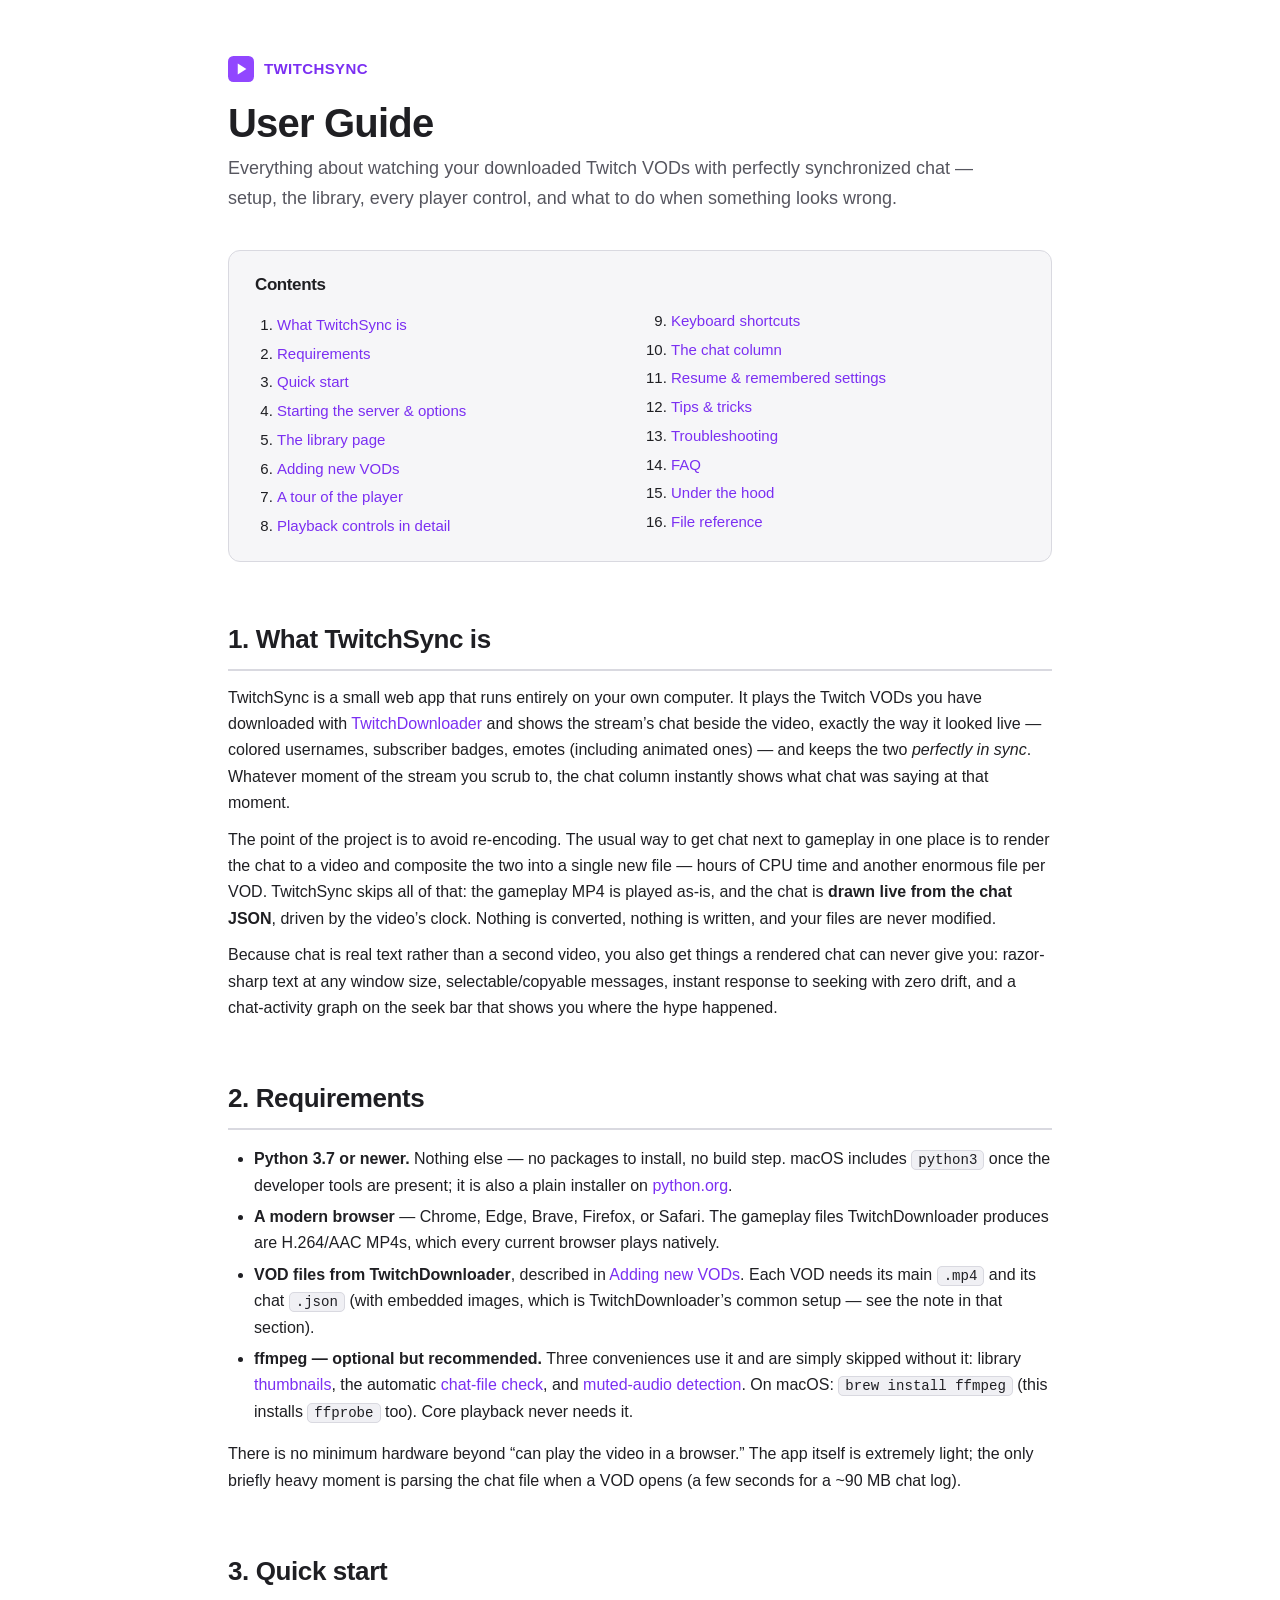
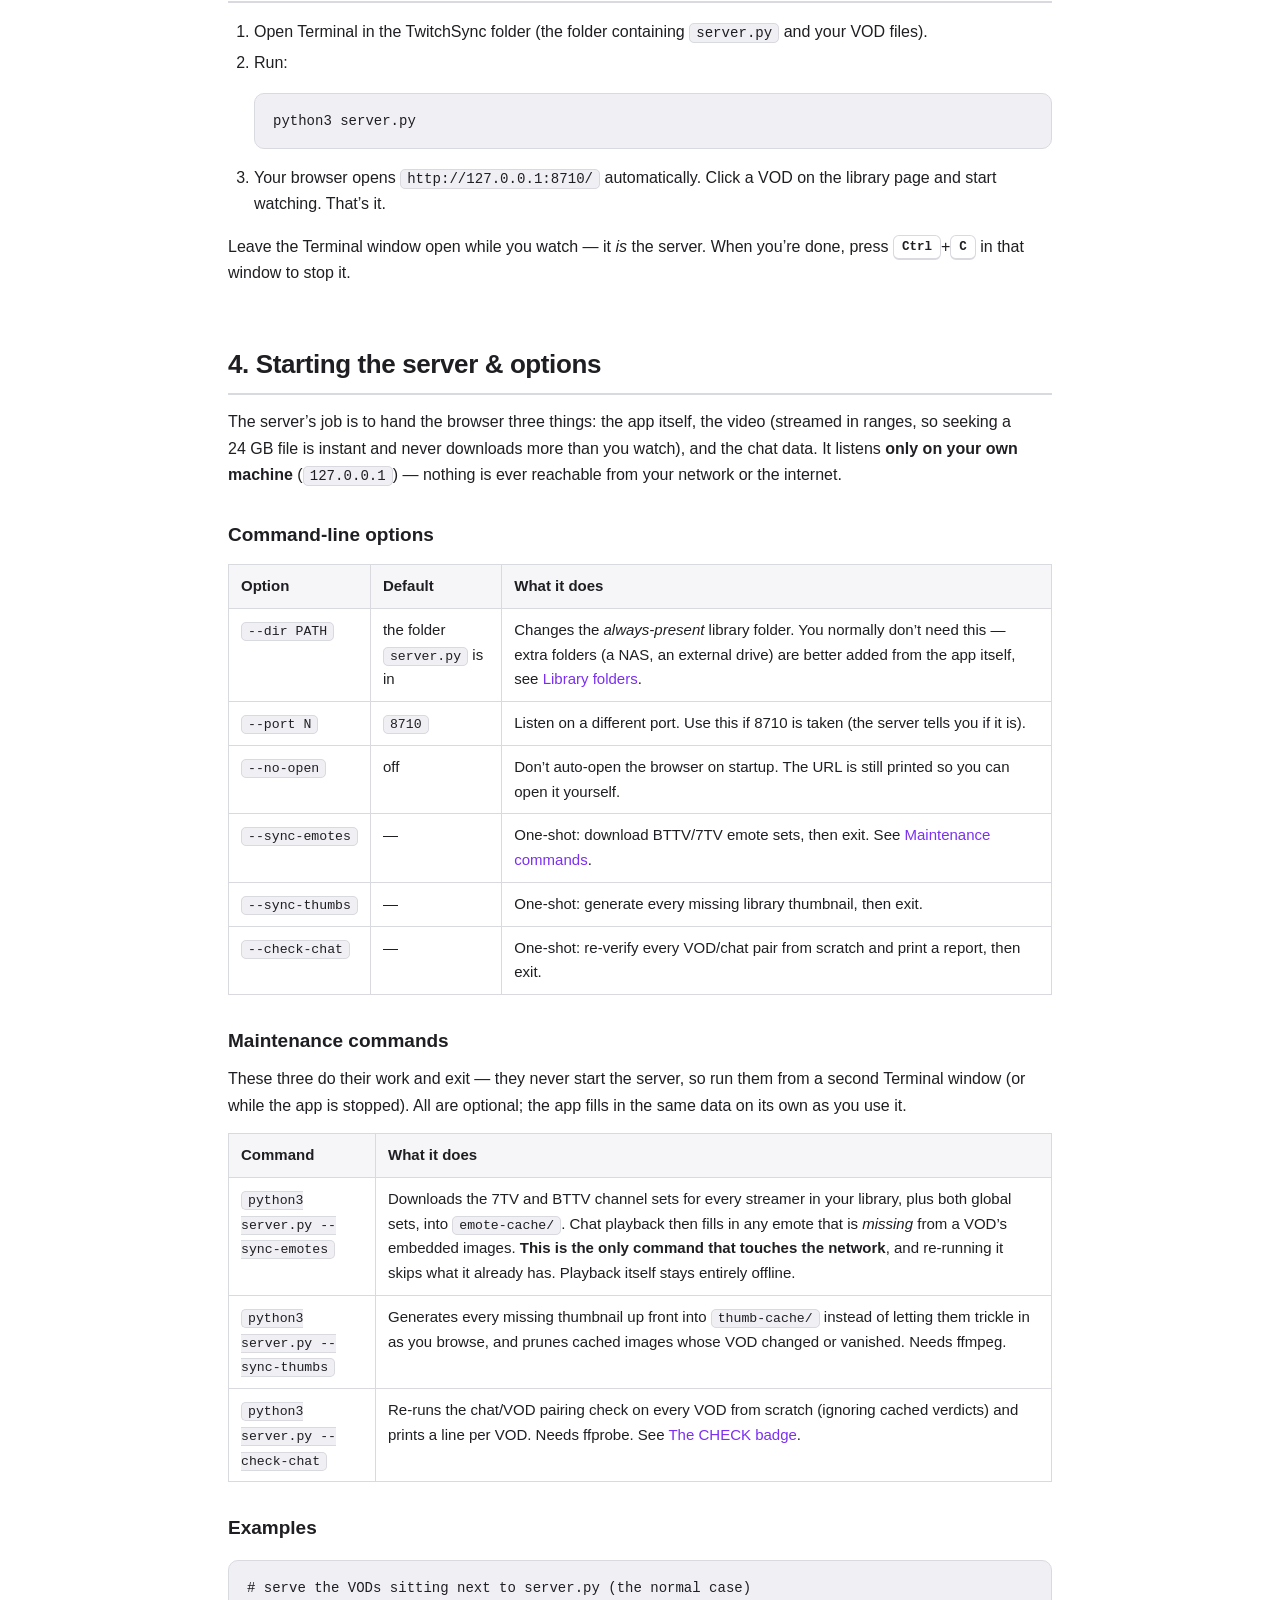
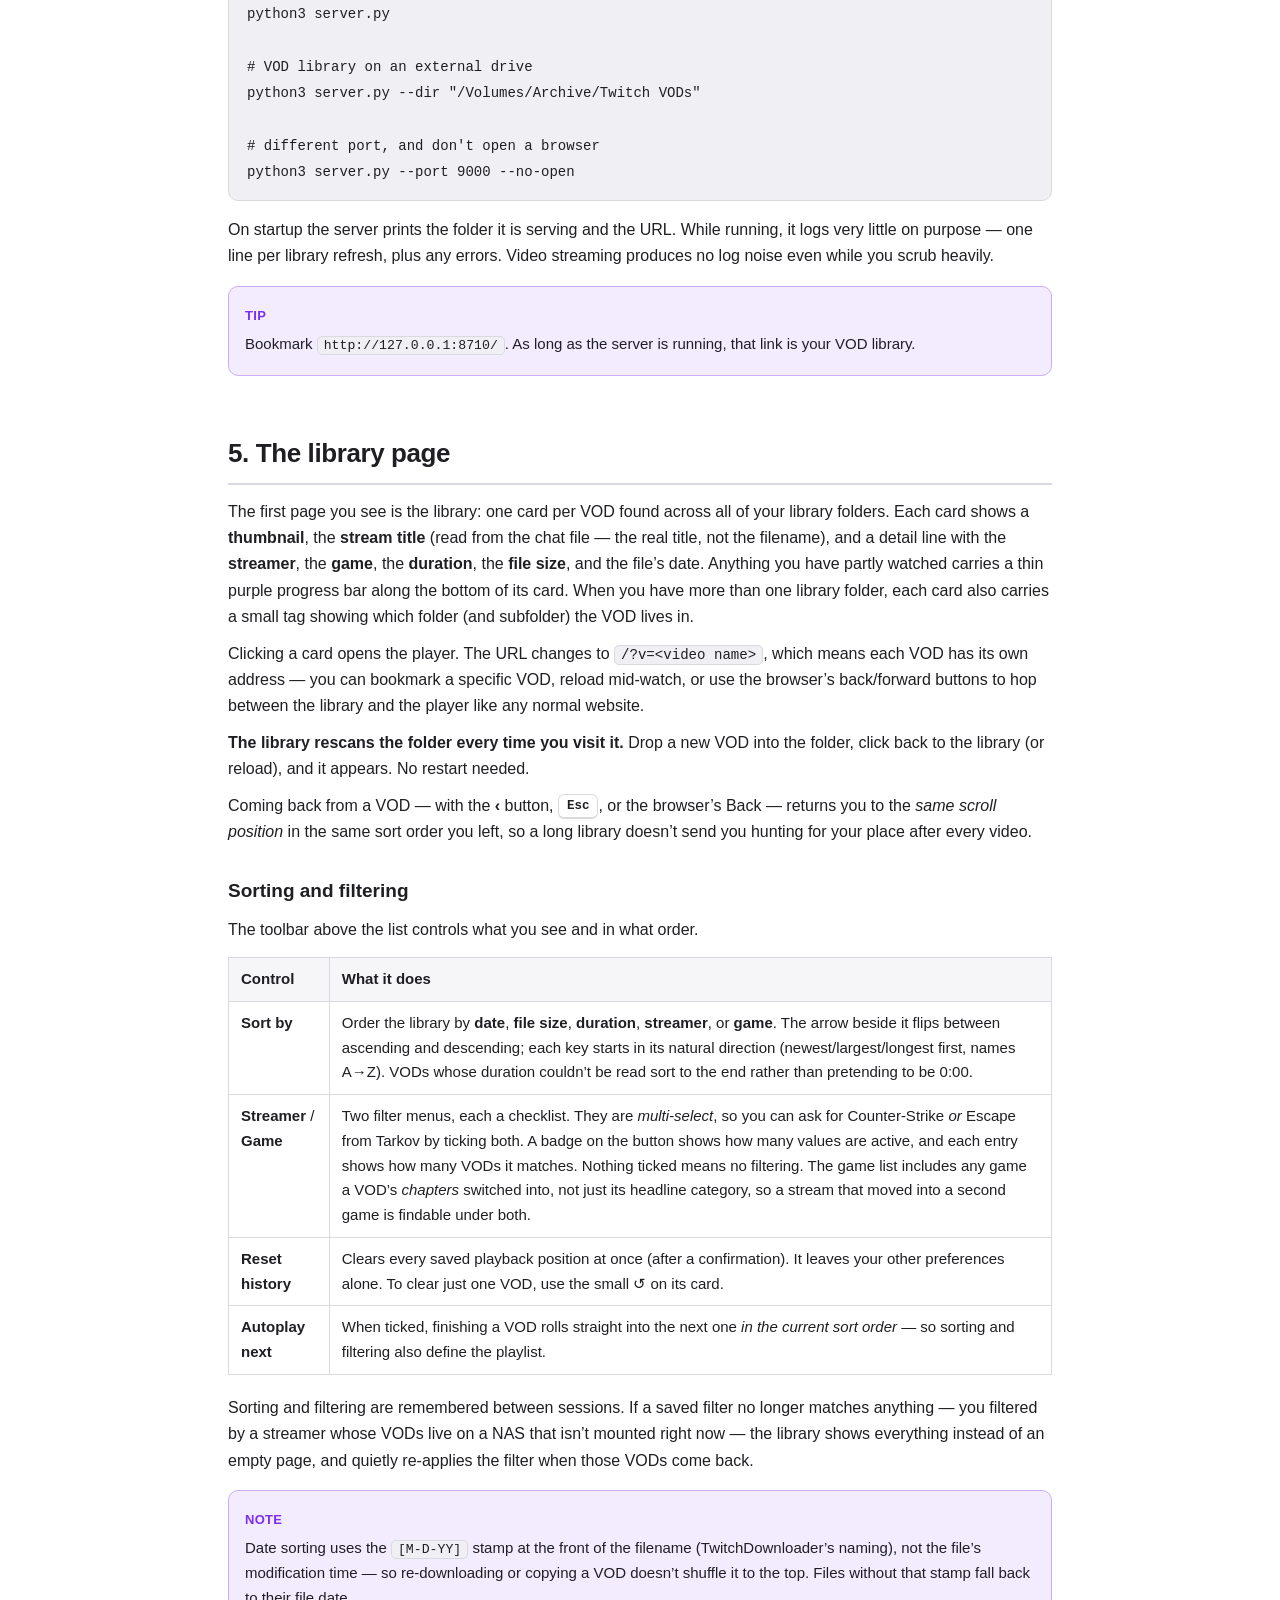
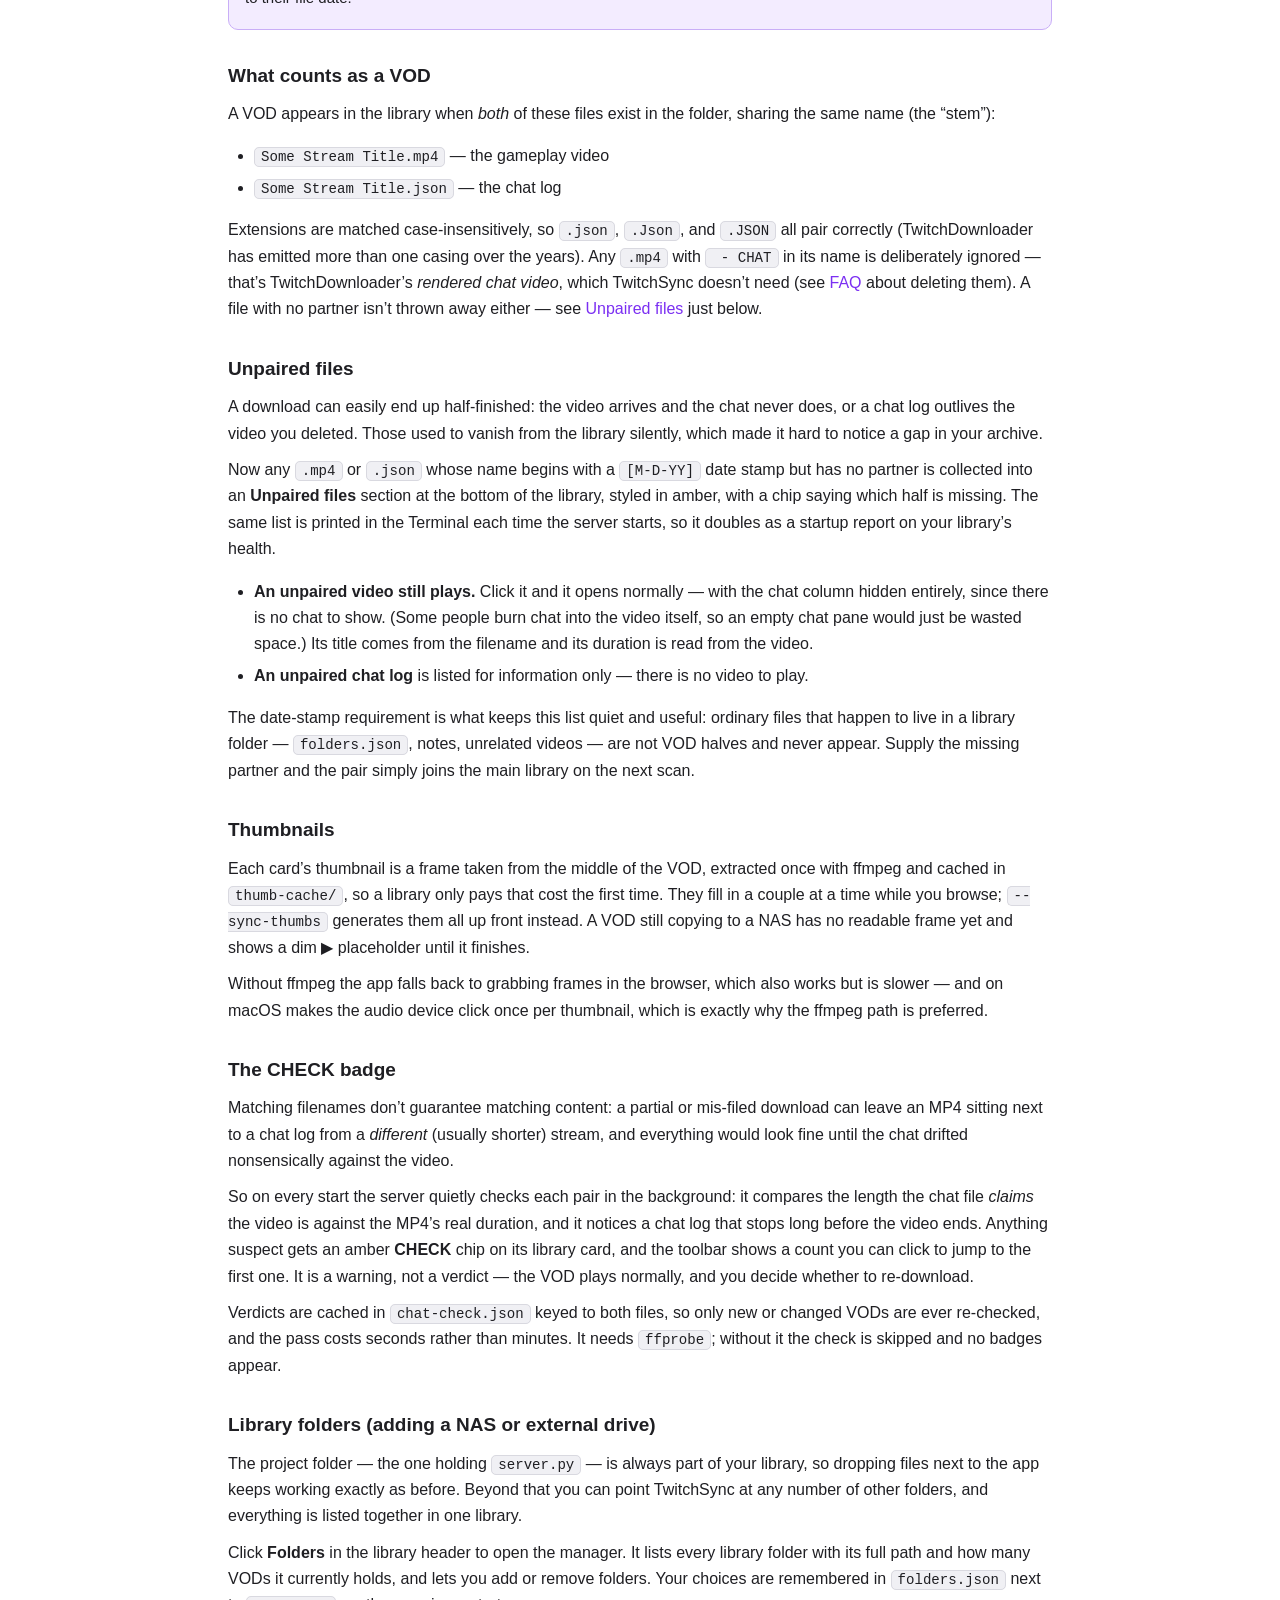
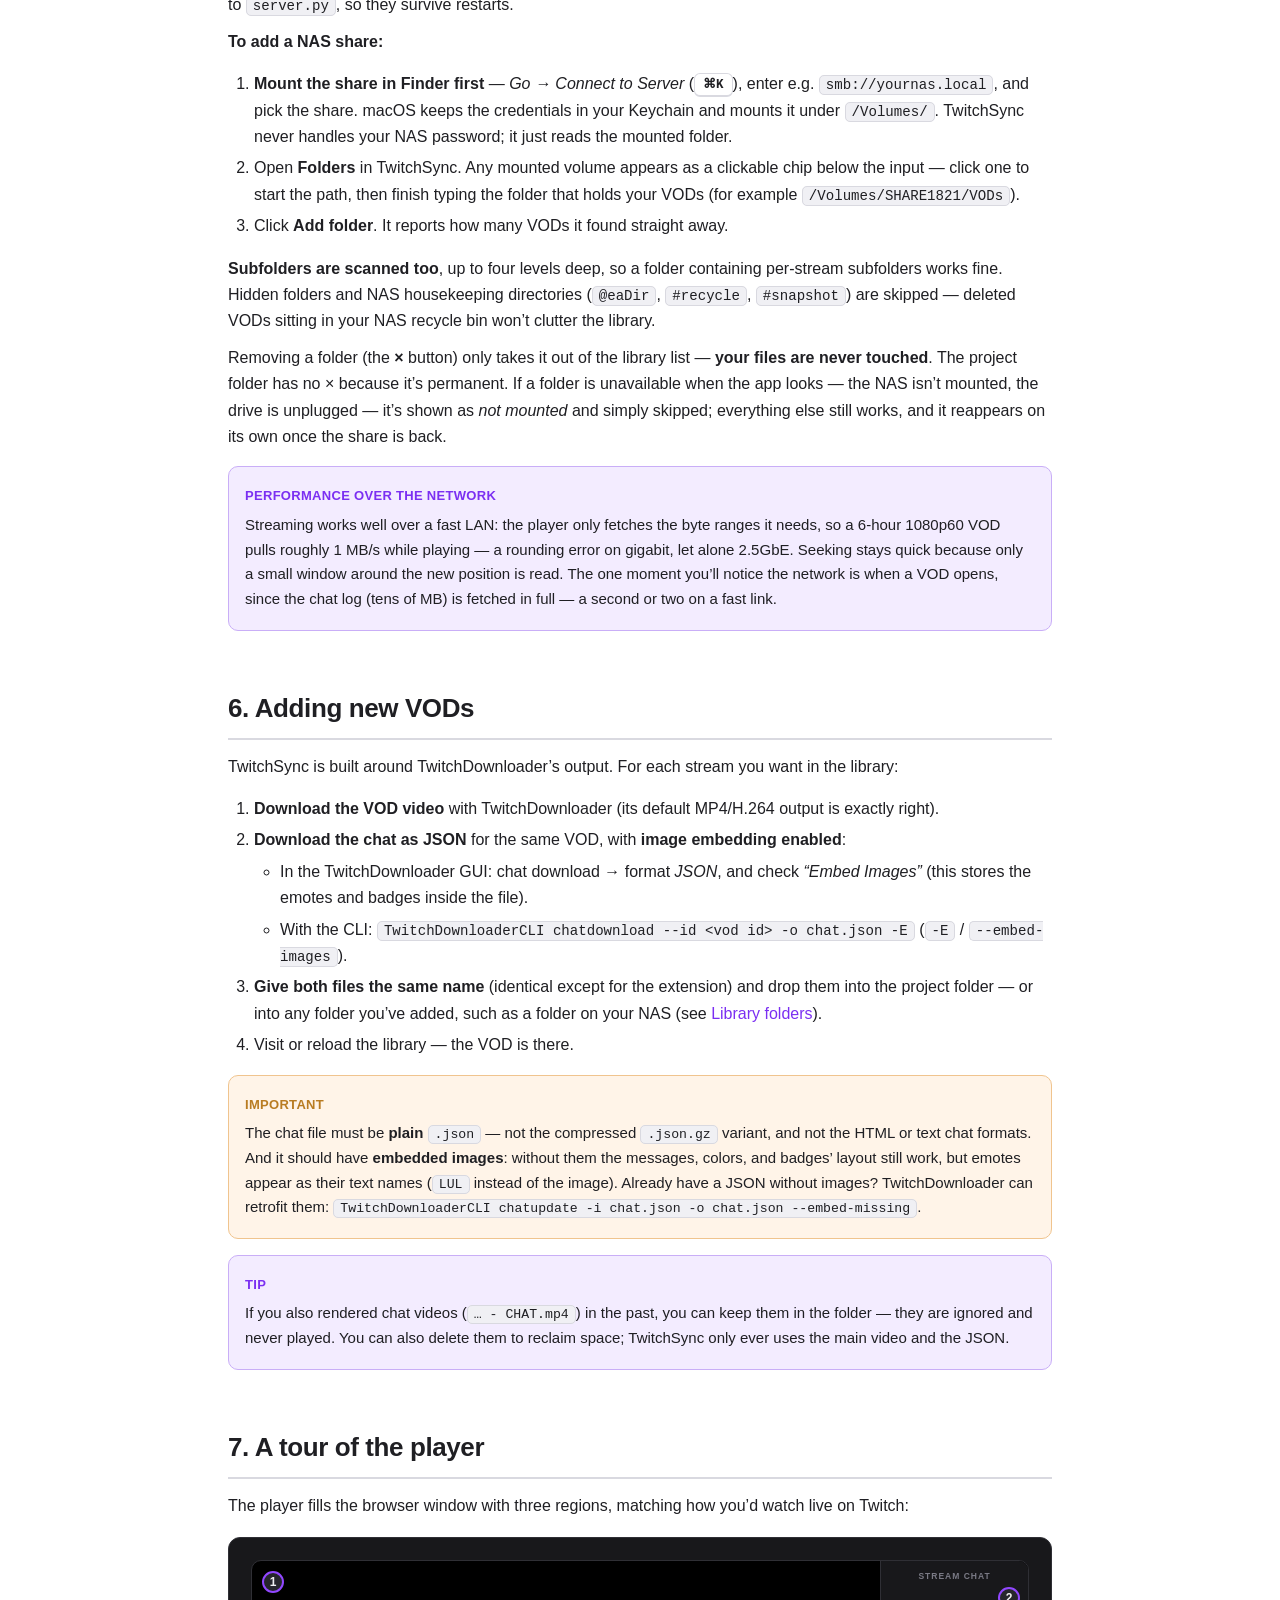
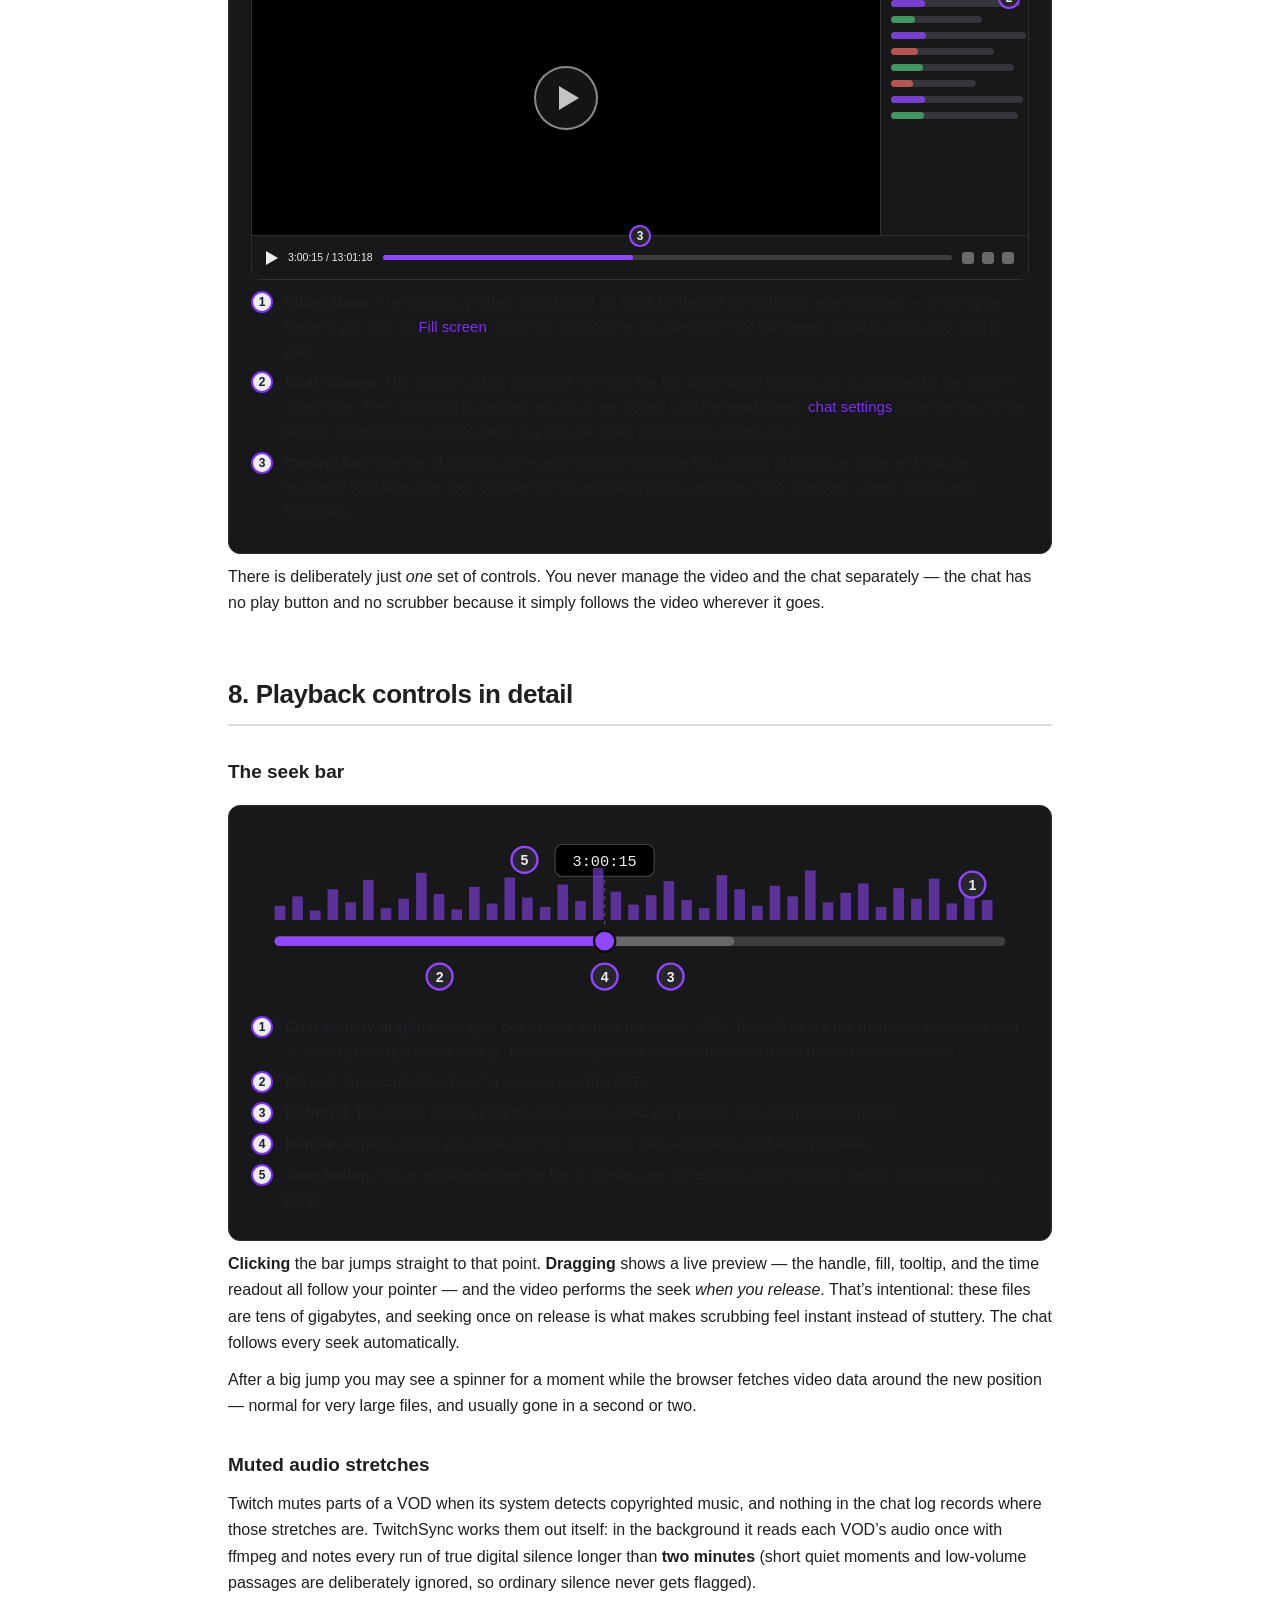
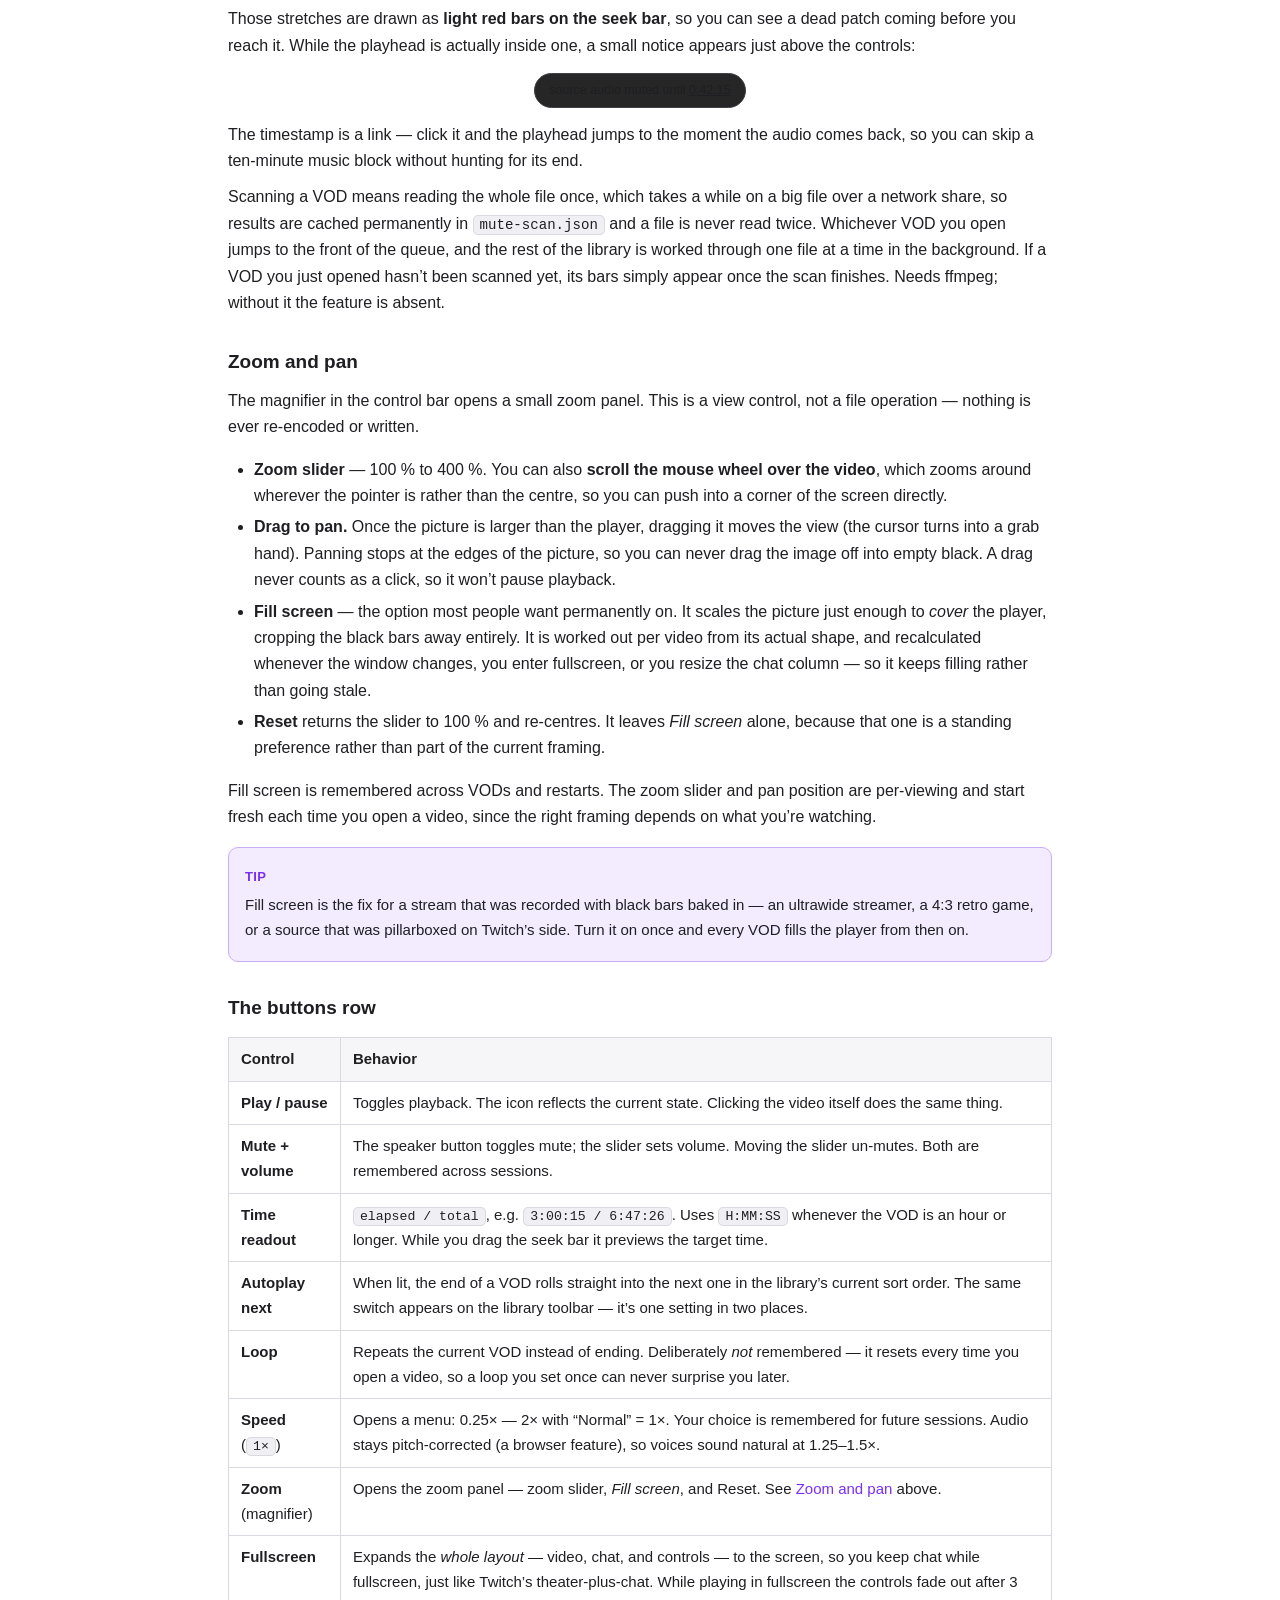
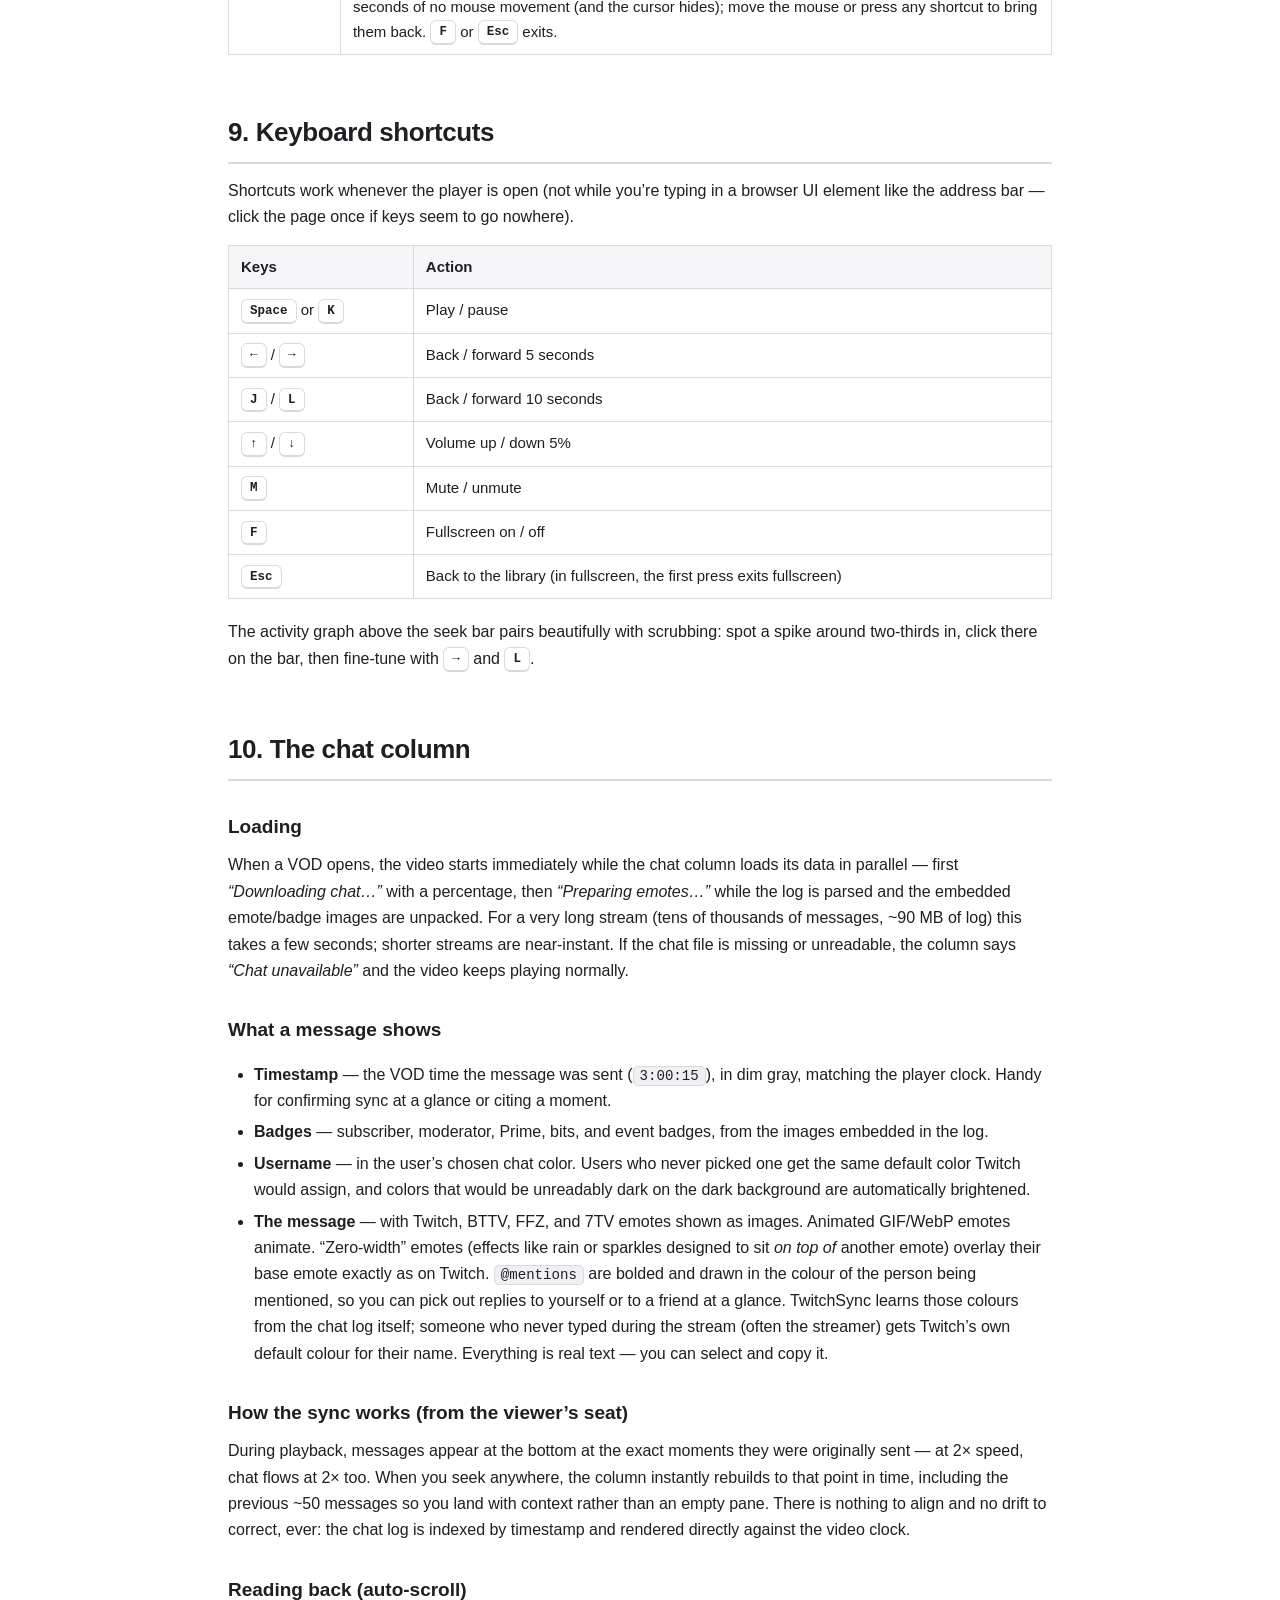
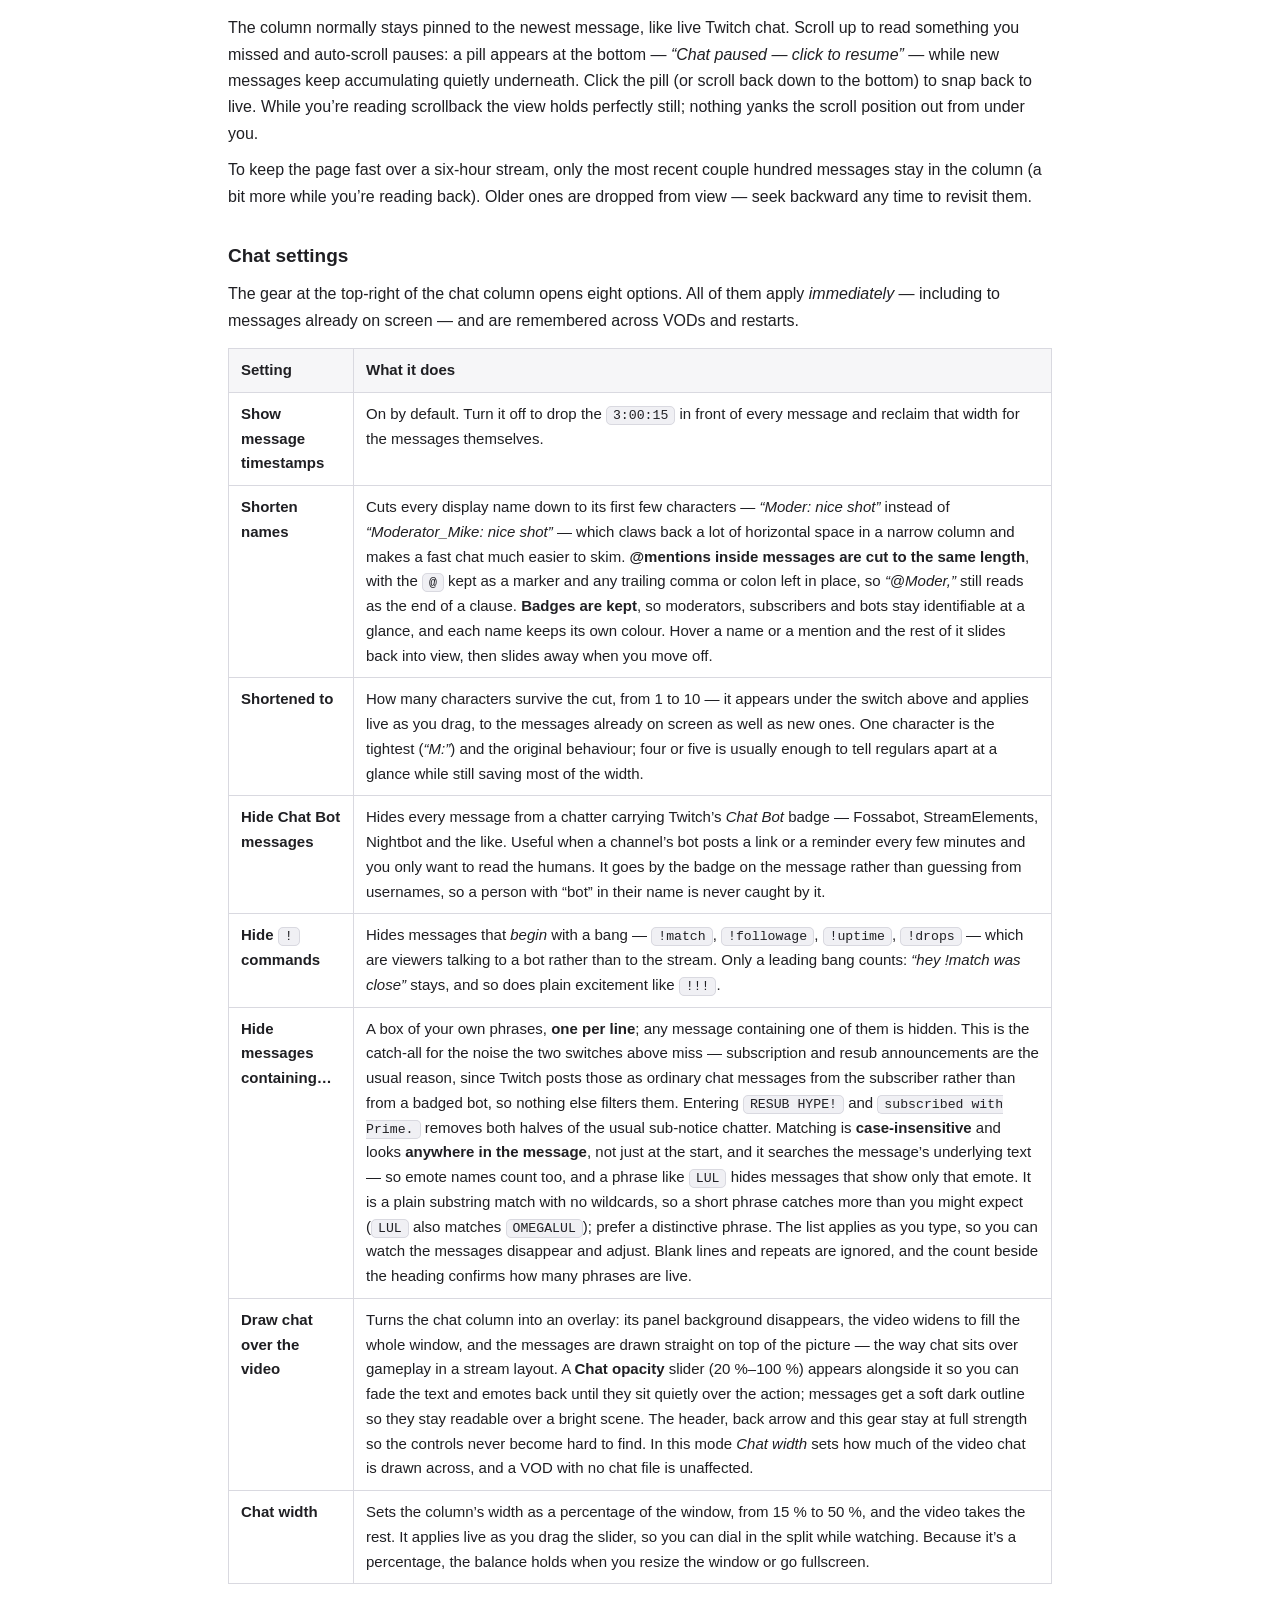
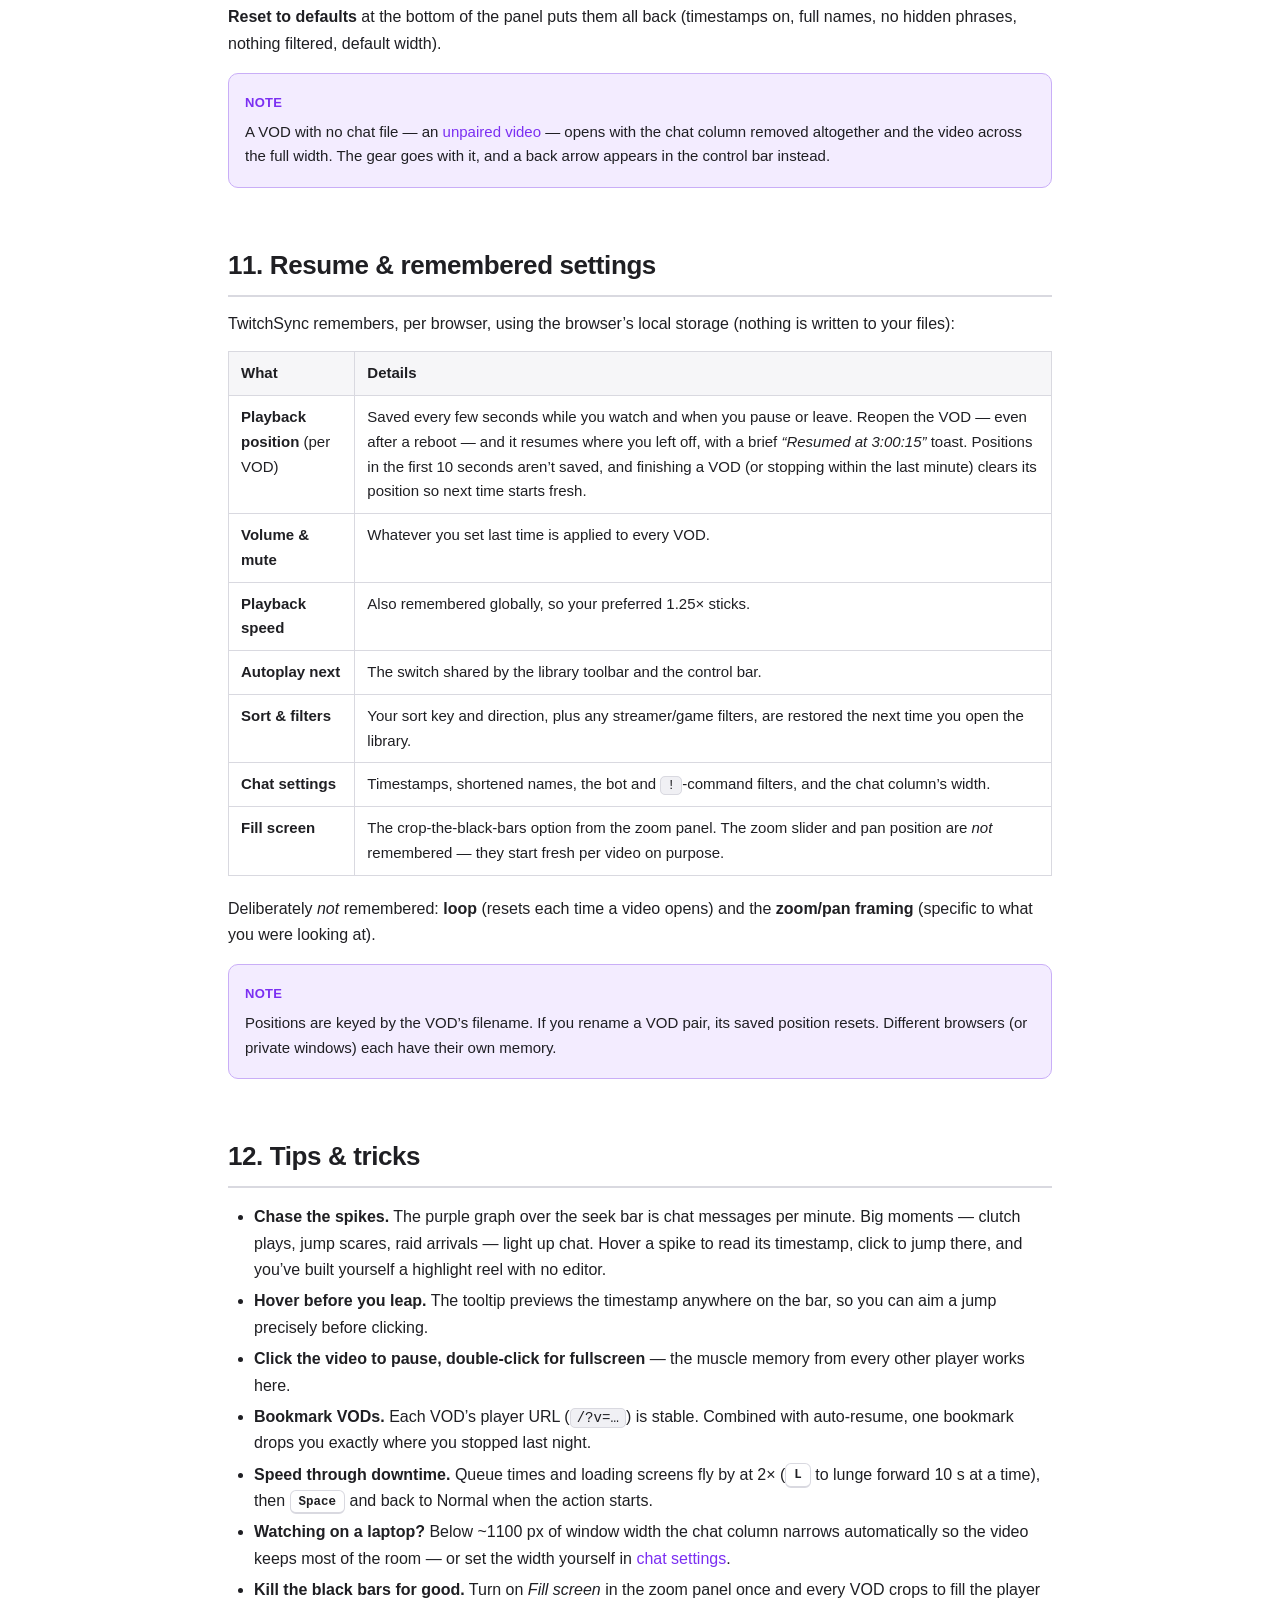
<file: USER_GUIDE.html>
<!DOCTYPE html>
<html lang="en">
<head>
<meta charset="utf-8">
<meta name="viewport" content="width=device-width, initial-scale=1">
<title>TwitchSync — User Guide</title>
<link rel="icon" href="data:image/svg+xml,%3Csvg xmlns='http://www.w3.org/2000/svg' viewBox='0 0 24 24'%3E%3Crect width='24' height='24' rx='5' fill='%239147ff'/%3E%3Cpath d='M9 7l8 5-8 5z' fill='%23fff'/%3E%3C/svg%3E">
<style>
  :root {
    --bg: #ffffff;
    --panel: #f6f6f8;
    --panel-2: #ededf1;
    --border: #d9d9e0;
    --text: #1f1f23;
    --text-dim: #56565f;
    --accent: #7b2ff2;
    --accent-strong: #6420c9;
    --code-bg: #f0f0f4;
    --kbd-bg: #ffffff;
    --tip-bg: #f3ecff;
    --tip-border: #c9aef7;
    --warn-bg: #fff4e8;
    --warn-border: #f0c48e;
    --dark-panel: #18181b;      /* diagrams always depict the dark app */
    --dark-panel-2: #26262c;
    --dark-border: #2f2f35;
    --dark-text: #efeff1;
    --purple: #9147ff;
  }
  @media (prefers-color-scheme: dark) {
    :root {
      --bg: #0e0e10;
      --panel: #18181b;
      --panel-2: #1f1f23;
      --border: #2f2f35;
      --text: #efeff1;
      --text-dim: #adadb8;
      --accent: #a970ff;
      --accent-strong: #bf94ff;
      --code-bg: #1f1f23;
      --kbd-bg: #26262c;
      --tip-bg: #1d1531;
      --tip-border: #4c3a78;
      --warn-bg: #2b2113;
      --warn-border: #6e5426;
    }
  }

  * { box-sizing: border-box; }
  html { scroll-behavior: smooth; }
  body {
    margin: 0;
    background: var(--bg);
    color: var(--text);
    font: 16px/1.65 -apple-system, BlinkMacSystemFont, "Segoe UI", Roboto, Helvetica, Arial, sans-serif;
  }
  main { max-width: 880px; margin: 0 auto; padding: 40px 28px 96px; }

  header.doc-header { margin: 16px 0 36px; }
  .doc-badge {
    display: inline-flex; align-items: center; gap: 10px;
    font-weight: 700; font-size: 15px; letter-spacing: .4px;
    color: var(--accent);
  }
  .doc-badge svg { width: 26px; height: 26px; }
  h1 { font-size: 40px; line-height: 1.15; letter-spacing: -0.8px; margin: 10px 0 8px; }
  .subtitle { color: var(--text-dim); font-size: 18px; margin: 0; max-width: 44em; }

  h2 {
    font-size: 26px; letter-spacing: -0.4px;
    margin: 56px 0 14px; padding-bottom: 8px;
    border-bottom: 2px solid var(--border);
    scroll-margin-top: 24px;
  }
  h3 { font-size: 19px; margin: 30px 0 8px; scroll-margin-top: 24px; }
  p { margin: 10px 0; }
  a { color: var(--accent); text-decoration: none; }
  a:hover { text-decoration: underline; }
  ul, ol { padding-left: 26px; }
  li { margin: 5px 0; }
  strong { font-weight: 650; }

  code {
    font: 0.88em/1.5 ui-monospace, "SF Mono", SFMono-Regular, Menlo, Consolas, monospace;
    background: var(--code-bg);
    border: 1px solid var(--border);
    border-radius: 5px;
    padding: 1px 6px;
    overflow-wrap: anywhere;
  }
  pre {
    background: var(--code-bg);
    border: 1px solid var(--border);
    border-radius: 10px;
    padding: 14px 18px;
    overflow-x: auto;
  }
  pre code { background: none; border: none; padding: 0; font-size: 14px; }

  kbd {
    display: inline-block;
    font: 600 12.5px/1 ui-monospace, "SF Mono", Menlo, Consolas, monospace;
    background: var(--kbd-bg);
    border: 1px solid var(--border);
    border-bottom-width: 2.5px;
    border-radius: 6px;
    padding: 5px 8px 4px;
    min-width: 24px;
    text-align: center;
    vertical-align: middle;
  }

  table {
    width: 100%;
    border-collapse: collapse;
    margin: 14px 0 20px;
    font-size: 15px;
  }
  th, td {
    text-align: left;
    padding: 9px 12px;
    border: 1px solid var(--border);
    vertical-align: top;
  }
  th { background: var(--panel); font-weight: 650; }
  td:first-child { white-space: nowrap; }
  .wrap-ok td:first-child { white-space: normal; }

  .toc {
    background: var(--panel);
    border: 1px solid var(--border);
    border-radius: 12px;
    padding: 20px 26px;
    margin: 28px 0 8px;
  }
  .toc h2 { border: none; margin: 0 0 10px; padding: 0; font-size: 17px; }
  .toc ol {
    columns: 2; column-gap: 40px;
    margin: 0; padding-left: 22px;
    font-size: 15px;
  }
  .toc li { margin: 4px 0; break-inside: avoid; }
  @media (max-width: 640px) { .toc ol { columns: 1; } }

  .callout {
    border-radius: 10px;
    border: 1px solid;
    padding: 12px 16px;
    margin: 16px 0;
    font-size: 15px;
  }
  .callout p { margin: 6px 0; }
  .callout .label { font-weight: 700; letter-spacing: .3px; font-size: 13px; text-transform: uppercase; }
  .tip { background: var(--tip-bg); border-color: var(--tip-border); }
  .tip .label { color: var(--accent); }
  .warn { background: var(--warn-bg); border-color: var(--warn-border); }
  .warn .label { color: #b97c22; }

  /* ---------- diagrams (always dark — they depict the app) ---------- */
  .diagram {
    background: var(--dark-panel);
    border: 1px solid var(--dark-border);
    border-radius: 12px;
    padding: 22px;
    margin: 18px 0 6px;
  }
  .dg-frame {
    display: grid;
    grid-template-columns: 1fr 148px;
    grid-template-rows: 1fr 44px;
    grid-template-areas: "stage chat" "controls controls";
    height: 320px;
    background: #000;
    border: 1px solid var(--dark-border);
    border-radius: 10px;
    overflow: hidden;
  }
  .dg-stage {
    grid-area: stage; position: relative;
    display: flex; align-items: center; justify-content: center;
  }
  .dg-play {
    width: 64px; height: 64px; border-radius: 50%;
    background: rgba(255,255,255,.08);
    border: 2px solid rgba(255,255,255,.5);
    display: flex; align-items: center; justify-content: center;
  }
  .dg-play::after {
    content: ""; margin-left: 5px;
    border-style: solid; border-width: 12px 0 12px 20px;
    border-color: transparent transparent transparent rgba(255,255,255,.75);
  }
  .dg-chat {
    grid-area: chat; position: relative;
    background: var(--dark-panel);
    border-left: 1px solid var(--dark-border);
    padding: 30px 0 6px;
    overflow: hidden;
  }
  .dg-chat::before {
    content: "STREAM CHAT";
    position: absolute; top: 8px; left: 0; right: 0;
    text-align: center;
    font-size: 8.5px; font-weight: 700; letter-spacing: 1px;
    color: #7a7a85;
  }
  .dg-line { height: 7px; border-radius: 4px; background: #35353c; margin: 9px 10px; position: relative; }
  .dg-line::before {
    content: ""; position: absolute; left: 0; top: 0; bottom: 0;
    width: 26%; border-radius: 4px; background: var(--purple); opacity: .75;
  }
  .dg-line:nth-child(odd)::before { background: #e0605a; }
  .dg-line:nth-child(3n)::before { background: #47b56f; }
  .dg-line:nth-child(1) { width: 78%; } .dg-line:nth-child(2) { width: 88%; }
  .dg-line:nth-child(3) { width: 62%; } .dg-line:nth-child(4) { width: 92%; }
  .dg-line:nth-child(5) { width: 70%; } .dg-line:nth-child(6) { width: 84%; }
  .dg-line:nth-child(7) { width: 58%; } .dg-line:nth-child(8) { width: 90%; }
  .dg-controls {
    grid-area: controls;
    background: var(--dark-panel);
    border-top: 1px solid var(--dark-border);
    display: flex; align-items: center; gap: 10px;
    padding: 0 14px; position: relative;
  }
  .dg-ctl-play {
    width: 0; height: 0;
    border-style: solid; border-width: 7px 0 7px 12px;
    border-color: transparent transparent transparent var(--dark-text);
  }
  .dg-ctl-time { font-size: 10.5px; color: var(--dark-text); font-variant-numeric: tabular-nums; }
  .dg-ctl-bar { flex: 1; height: 5px; border-radius: 3px; background: rgba(255,255,255,.16); position: relative; }
  .dg-ctl-bar::before {
    content: ""; position: absolute; left: 0; top: 0; bottom: 0;
    width: 44%; border-radius: 3px; background: var(--purple);
  }
  .dg-ctl-dots { display: flex; gap: 8px; }
  .dg-ctl-dots i { width: 12px; height: 12px; border-radius: 3px; background: rgba(255,255,255,.35); }
  .dg-tag {
    position: absolute; z-index: 2;
    width: 22px; height: 22px; border-radius: 50%;
    background: var(--dark-panel-2);
    border: 2px solid var(--purple);
    color: var(--dark-text);
    font: 700 12px/18px -apple-system, sans-serif;
    text-align: center;
  }
  .legend { margin: 10px 0 0; padding-left: 0; list-style: none; font-size: 15px; }
  .legend li { margin: 6px 0; padding-left: 34px; position: relative; }
  .legend .n {
    position: absolute; left: 0; top: 1px;
    width: 22px; height: 22px; border-radius: 50%;
    background: var(--panel-2);
    border: 2px solid var(--accent);
    font: 700 12px/18px -apple-system, sans-serif;
    text-align: center;
  }
  .diagram svg { display: block; width: 100%; height: auto; }

  .file-tree { font-size: 14px; }
  footer {
    margin-top: 72px; padding-top: 18px;
    border-top: 1px solid var(--border);
    color: var(--text-dim); font-size: 13.5px;
  }
  .back-to-top { float: right; }
</style>
</head>
<body>
<main>

<header class="doc-header">
  <span class="doc-badge">
    <svg viewBox="0 0 24 24" aria-hidden="true"><rect width="24" height="24" rx="5" fill="#9147ff"/><path d="M9 7l8 5-8 5z" fill="#fff"/></svg>
    TWITCHSYNC
  </span>
  <h1>User Guide</h1>
  <p class="subtitle">Everything about watching your downloaded Twitch VODs with perfectly synchronized chat — setup, the library, every player control, and what to do when something looks wrong.</p>
</header>

<nav class="toc">
  <h2>Contents</h2>
  <ol>
    <li><a href="#intro">What TwitchSync is</a></li>
    <li><a href="#requirements">Requirements</a></li>
    <li><a href="#quick-start">Quick start</a></li>
    <li><a href="#server">Starting the server &amp; options</a></li>
    <li><a href="#library">The library page</a></li>
    <li><a href="#adding">Adding new VODs</a></li>
    <li><a href="#player">A tour of the player</a></li>
    <li><a href="#controls">Playback controls in detail</a></li>
    <li><a href="#shortcuts">Keyboard shortcuts</a></li>
    <li><a href="#chat">The chat column</a></li>
    <li><a href="#memory">Resume &amp; remembered settings</a></li>
    <li><a href="#tips">Tips &amp; tricks</a></li>
    <li><a href="#troubleshooting">Troubleshooting</a></li>
    <li><a href="#faq">FAQ</a></li>
    <li><a href="#internals">Under the hood</a></li>
    <li><a href="#files">File reference</a></li>
  </ol>
</nav>

<!-- ================================================================ -->
<h2 id="intro">1. What TwitchSync is</h2>

<p>TwitchSync is a small web app that runs entirely on your own computer. It plays the Twitch VODs you have downloaded with <a href="https://github.com/lay295/TwitchDownloader">TwitchDownloader</a> and shows the stream&rsquo;s chat beside the video, exactly the way it looked live — colored usernames, subscriber badges, emotes (including animated ones) — and keeps the two <em>perfectly in sync</em>. Whatever moment of the stream you scrub to, the chat column instantly shows what chat was saying at that moment.</p>

<p>The point of the project is to avoid re-encoding. The usual way to get chat next to gameplay in one place is to render the chat to a video and composite the two into a single new file — hours of CPU time and another enormous file per VOD. TwitchSync skips all of that: the gameplay MP4 is played as-is, and the chat is <strong>drawn live from the chat JSON</strong>, driven by the video&rsquo;s clock. Nothing is converted, nothing is written, and your files are never modified.</p>

<p>Because chat is real text rather than a second video, you also get things a rendered chat can never give you: razor-sharp text at any window size, selectable/copyable messages, instant response to seeking with zero drift, and a chat-activity graph on the seek bar that shows you where the hype happened.</p>

<!-- ================================================================ -->
<h2 id="requirements">2. Requirements</h2>

<ul>
  <li><strong>Python 3.7 or newer.</strong> Nothing else — no packages to install, no build step. macOS includes <code>python3</code> once the developer tools are present; it is also a plain installer on <a href="https://www.python.org">python.org</a>.</li>
  <li><strong>A modern browser</strong> — Chrome, Edge, Brave, Firefox, or Safari. The gameplay files TwitchDownloader produces are H.264/AAC MP4s, which every current browser plays natively.</li>
  <li><strong>VOD files from TwitchDownloader</strong>, described in <a href="#adding">Adding new VODs</a>. Each VOD needs its main <code>.mp4</code> and its chat <code>.json</code> (with embedded images, which is TwitchDownloader&rsquo;s common setup — see the note in that section).</li>
  <li><strong>ffmpeg — optional but recommended.</strong> Three conveniences use it and are simply skipped without it: library <a href="#thumbnails">thumbnails</a>, the automatic <a href="#chat-check">chat-file check</a>, and <a href="#muted">muted-audio detection</a>. On macOS: <code>brew install ffmpeg</code> (this installs <code>ffprobe</code> too). Core playback never needs it.</li>
</ul>

<p>There is no minimum hardware beyond &ldquo;can play the video in a browser.&rdquo; The app itself is extremely light; the only briefly heavy moment is parsing the chat file when a VOD opens (a few seconds for a ~90&nbsp;MB chat log).</p>

<!-- ================================================================ -->
<h2 id="quick-start">3. Quick start</h2>

<ol>
  <li>Open Terminal in the TwitchSync folder (the folder containing <code>server.py</code> and your VOD files).</li>
  <li>Run:
<pre><code>python3 server.py</code></pre></li>
  <li>Your browser opens <code>http://127.0.0.1:8710/</code> automatically. Click a VOD on the library page and start watching. That&rsquo;s it.</li>
</ol>

<p>Leave the Terminal window open while you watch — it <em>is</em> the server. When you&rsquo;re done, press <kbd>Ctrl</kbd>+<kbd>C</kbd> in that window to stop it.</p>

<!-- ================================================================ -->
<h2 id="server">4. Starting the server &amp; options</h2>

<p>The server&rsquo;s job is to hand the browser three things: the app itself, the video (streamed in ranges, so seeking a 24&nbsp;GB file is instant and never downloads more than you watch), and the chat data. It listens <strong>only on your own machine</strong> (<code>127.0.0.1</code>) — nothing is ever reachable from your network or the internet.</p>

<h3>Command-line options</h3>

<table>
  <tr><th>Option</th><th>Default</th><th>What it does</th></tr>
  <tr>
    <td><code>--dir PATH</code></td>
    <td>the folder <code>server.py</code> is in</td>
    <td>Changes the <em>always-present</em> library folder. You normally don&rsquo;t need this — extra folders (a NAS, an external drive) are better added from the app itself, see <a href="#folders">Library folders</a>.</td>
  </tr>
  <tr>
    <td><code>--port N</code></td>
    <td><code>8710</code></td>
    <td>Listen on a different port. Use this if 8710 is taken (the server tells you if it is).</td>
  </tr>
  <tr>
    <td><code>--no-open</code></td>
    <td>off</td>
    <td>Don&rsquo;t auto-open the browser on startup. The URL is still printed so you can open it yourself.</td>
  </tr>
  <tr>
    <td><code>--sync-emotes</code></td>
    <td>—</td>
    <td>One-shot: download BTTV/7TV emote sets, then exit. See <a href="#maintenance">Maintenance commands</a>.</td>
  </tr>
  <tr>
    <td><code>--sync-thumbs</code></td>
    <td>—</td>
    <td>One-shot: generate every missing library thumbnail, then exit.</td>
  </tr>
  <tr>
    <td><code>--check-chat</code></td>
    <td>—</td>
    <td>One-shot: re-verify every VOD/chat pair from scratch and print a report, then exit.</td>
  </tr>
</table>

<h3 id="maintenance">Maintenance commands</h3>

<p>These three do their work and exit — they never start the server, so run them from a second Terminal window (or while the app is stopped). All are optional; the app fills in the same data on its own as you use it.</p>

<table class="wrap-ok">
  <tr><th>Command</th><th>What it does</th></tr>
  <tr>
    <td><code>python3 server.py --sync-emotes</code></td>
    <td>Downloads the 7TV and BTTV channel sets for every streamer in your library, plus both global sets, into <code>emote-cache/</code>. Chat playback then fills in any emote that is <em>missing</em> from a VOD&rsquo;s embedded images. <strong>This is the only command that touches the network</strong>, and re-running it skips what it already has. Playback itself stays entirely offline.</td>
  </tr>
  <tr>
    <td><code>python3 server.py --sync-thumbs</code></td>
    <td>Generates every missing thumbnail up front into <code>thumb-cache/</code> instead of letting them trickle in as you browse, and prunes cached images whose VOD changed or vanished. Needs ffmpeg.</td>
  </tr>
  <tr>
    <td><code>python3 server.py --check-chat</code></td>
    <td>Re-runs the chat/VOD pairing check on every VOD from scratch (ignoring cached verdicts) and prints a line per VOD. Needs ffprobe. See <a href="#chat-check">The CHECK badge</a>.</td>
  </tr>
</table>

<h3>Examples</h3>

<pre><code># serve the VODs sitting next to server.py (the normal case)
python3 server.py

# VOD library on an external drive
python3 server.py --dir "/Volumes/Archive/Twitch VODs"

# different port, and don't open a browser
python3 server.py --port 9000 --no-open</code></pre>

<p>On startup the server prints the folder it is serving and the URL. While running, it logs very little on purpose — one line per library refresh, plus any errors. Video streaming produces no log noise even while you scrub heavily.</p>

<div class="callout tip"><p class="label">Tip</p>
<p>Bookmark <code>http://127.0.0.1:8710/</code>. As long as the server is running, that link is your VOD library.</p></div>

<!-- ================================================================ -->
<h2 id="library">5. The library page</h2>

<p>The first page you see is the library: one card per VOD found across all of your library folders. Each card shows a <strong>thumbnail</strong>, the <strong>stream title</strong> (read from the chat file — the real title, not the filename), and a detail line with the <strong>streamer</strong>, the <strong>game</strong>, the <strong>duration</strong>, the <strong>file size</strong>, and the file&rsquo;s date. Anything you have partly watched carries a thin purple progress bar along the bottom of its card. When you have more than one library folder, each card also carries a small tag showing which folder (and subfolder) the VOD lives in.</p>

<p>Clicking a card opens the player. The URL changes to <code>/?v=&lt;video name&gt;</code>, which means each VOD has its own address — you can bookmark a specific VOD, reload mid-watch, or use the browser&rsquo;s back/forward buttons to hop between the library and the player like any normal website.</p>

<p><strong>The library rescans the folder every time you visit it.</strong> Drop a new VOD into the folder, click back to the library (or reload), and it appears. No restart needed.</p>

<p>Coming back from a VOD — with the <strong>&lsaquo;</strong> button, <kbd>Esc</kbd>, or the browser&rsquo;s Back — returns you to the <em>same scroll position</em> in the same sort order you left, so a long library doesn&rsquo;t send you hunting for your place after every video.</p>

<h3 id="sorting">Sorting and filtering</h3>

<p>The toolbar above the list controls what you see and in what order.</p>

<table class="wrap-ok">
  <tr><th>Control</th><th>What it does</th></tr>
  <tr>
    <td><strong>Sort by</strong></td>
    <td>Order the library by <strong>date</strong>, <strong>file size</strong>, <strong>duration</strong>, <strong>streamer</strong>, or <strong>game</strong>. The arrow beside it flips between ascending and descending; each key starts in its natural direction (newest/largest/longest first, names A→Z). VODs whose duration couldn&rsquo;t be read sort to the end rather than pretending to be 0:00.</td>
  </tr>
  <tr>
    <td><strong>Streamer</strong> / <strong>Game</strong></td>
    <td>Two filter menus, each a checklist. They are <em>multi-select</em>, so you can ask for Counter-Strike <em>or</em> Escape from Tarkov by ticking both. A badge on the button shows how many values are active, and each entry shows how many VODs it matches. Nothing ticked means no filtering. The game list includes any game a VOD&rsquo;s <em>chapters</em> switched into, not just its headline category, so a stream that moved into a second game is findable under both.</td>
  </tr>
  <tr>
    <td><strong>Reset history</strong></td>
    <td>Clears every saved playback position at once (after a confirmation). It leaves your other preferences alone. To clear just one VOD, use the small ↺ on its card.</td>
  </tr>
  <tr>
    <td><strong>Autoplay next</strong></td>
    <td>When ticked, finishing a VOD rolls straight into the next one <em>in the current sort order</em> — so sorting and filtering also define the playlist.</td>
  </tr>
</table>

<p>Sorting and filtering are remembered between sessions. If a saved filter no longer matches anything — you filtered by a streamer whose VODs live on a NAS that isn&rsquo;t mounted right now — the library shows everything instead of an empty page, and quietly re-applies the filter when those VODs come back.</p>

<div class="callout tip"><p class="label">Note</p>
<p>Date sorting uses the <code>[M-D-YY]</code> stamp at the front of the filename (TwitchDownloader&rsquo;s naming), not the file&rsquo;s modification time — so re-downloading or copying a VOD doesn&rsquo;t shuffle it to the top. Files without that stamp fall back to their file date.</p></div>

<h3>What counts as a VOD</h3>
<p>A VOD appears in the library when <em>both</em> of these files exist in the folder, sharing the same name (the &ldquo;stem&rdquo;):</p>
<ul>
  <li><code>Some Stream Title.mp4</code> — the gameplay video</li>
  <li><code>Some Stream Title.json</code> — the chat log</li>
</ul>
<p>Extensions are matched case-insensitively, so <code>.json</code>, <code>.Json</code>, and <code>.JSON</code> all pair correctly (TwitchDownloader has emitted more than one casing over the years). Any <code>.mp4</code> with <code>&nbsp;-&nbsp;CHAT</code> in its name is deliberately ignored — that&rsquo;s TwitchDownloader&rsquo;s <em>rendered chat video</em>, which TwitchSync doesn&rsquo;t need (see <a href="#faq">FAQ</a> about deleting them). A file with no partner isn&rsquo;t thrown away either — see <a href="#unpaired">Unpaired files</a> just below.</p>

<h3 id="unpaired">Unpaired files</h3>

<p>A download can easily end up half-finished: the video arrives and the chat never does, or a chat log outlives the video you deleted. Those used to vanish from the library silently, which made it hard to notice a gap in your archive.</p>

<p>Now any <code>.mp4</code> or <code>.json</code> whose name begins with a <code>[M-D-YY]</code> date stamp but has no partner is collected into an <strong>Unpaired files</strong> section at the bottom of the library, styled in amber, with a chip saying which half is missing. The same list is printed in the Terminal each time the server starts, so it doubles as a startup report on your library&rsquo;s health.</p>

<ul>
  <li><strong>An unpaired video still plays.</strong> Click it and it opens normally — with the chat column hidden entirely, since there is no chat to show. (Some people burn chat into the video itself, so an empty chat pane would just be wasted space.) Its title comes from the filename and its duration is read from the video.</li>
  <li><strong>An unpaired chat log</strong> is listed for information only — there is no video to play.</li>
</ul>

<p>The date-stamp requirement is what keeps this list quiet and useful: ordinary files that happen to live in a library folder — <code>folders.json</code>, notes, unrelated videos — are not VOD halves and never appear. Supply the missing partner and the pair simply joins the main library on the next scan.</p>

<h3 id="thumbnails">Thumbnails</h3>

<p>Each card&rsquo;s thumbnail is a frame taken from the middle of the VOD, extracted once with ffmpeg and cached in <code>thumb-cache/</code>, so a library only pays that cost the first time. They fill in a couple at a time while you browse; <code>--sync-thumbs</code> generates them all up front instead. A VOD still copying to a NAS has no readable frame yet and shows a dim ▶ placeholder until it finishes.</p>

<p>Without ffmpeg the app falls back to grabbing frames in the browser, which also works but is slower — and on macOS makes the audio device click once per thumbnail, which is exactly why the ffmpeg path is preferred.</p>

<h3 id="chat-check">The CHECK badge</h3>

<p>Matching filenames don&rsquo;t guarantee matching content: a partial or mis-filed download can leave an MP4 sitting next to a chat log from a <em>different</em> (usually shorter) stream, and everything would look fine until the chat drifted nonsensically against the video.</p>

<p>So on every start the server quietly checks each pair in the background: it compares the length the chat file <em>claims</em> the video is against the MP4&rsquo;s real duration, and it notices a chat log that stops long before the video ends. Anything suspect gets an amber <strong>CHECK</strong> chip on its library card, and the toolbar shows a count you can click to jump to the first one. It is a warning, not a verdict — the VOD plays normally, and you decide whether to re-download.</p>

<p>Verdicts are cached in <code>chat-check.json</code> keyed to both files, so only new or changed VODs are ever re-checked, and the pass costs seconds rather than minutes. It needs <code>ffprobe</code>; without it the check is skipped and no badges appear.</p>

<h3 id="folders">Library folders (adding a NAS or external drive)</h3>

<p>The project folder — the one holding <code>server.py</code> — is always part of your library, so dropping files next to the app keeps working exactly as before. Beyond that you can point TwitchSync at any number of other folders, and everything is listed together in one library.</p>

<p>Click <strong>Folders</strong> in the library header to open the manager. It lists every library folder with its full path and how many VODs it currently holds, and lets you add or remove folders. Your choices are remembered in <code>folders.json</code> next to <code>server.py</code>, so they survive restarts.</p>

<p><strong>To add a NAS share:</strong></p>
<ol>
  <li><strong>Mount the share in Finder first</strong> — <em>Go → Connect to Server</em> (<kbd>⌘K</kbd>), enter e.g. <code>smb://yournas.local</code>, and pick the share. macOS keeps the credentials in your Keychain and mounts it under <code>/Volumes/</code>. TwitchSync never handles your NAS password; it just reads the mounted folder.</li>
  <li>Open <strong>Folders</strong> in TwitchSync. Any mounted volume appears as a clickable chip below the input — click one to start the path, then finish typing the folder that holds your VODs (for example <code>/Volumes/SHARE1821/VODs</code>).</li>
  <li>Click <strong>Add folder</strong>. It reports how many VODs it found straight away.</li>
</ol>

<p><strong>Subfolders are scanned too</strong>, up to four levels deep, so a folder containing per-stream subfolders works fine. Hidden folders and NAS housekeeping directories (<code>@eaDir</code>, <code>#recycle</code>, <code>#snapshot</code>) are skipped — deleted VODs sitting in your NAS recycle bin won&rsquo;t clutter the library.</p>

<p>Removing a folder (the <strong>×</strong> button) only takes it out of the library list — <strong>your files are never touched</strong>. The project folder has no × because it&rsquo;s permanent. If a folder is unavailable when the app looks — the NAS isn&rsquo;t mounted, the drive is unplugged — it&rsquo;s shown as <em>not mounted</em> and simply skipped; everything else still works, and it reappears on its own once the share is back.</p>

<div class="callout tip"><p class="label">Performance over the network</p>
<p>Streaming works well over a fast LAN: the player only fetches the byte ranges it needs, so a 6-hour 1080p60 VOD pulls roughly 1&nbsp;MB/s while playing — a rounding error on gigabit, let alone 2.5GbE. Seeking stays quick because only a small window around the new position is read. The one moment you&rsquo;ll notice the network is when a VOD opens, since the chat log (tens of MB) is fetched in full — a second or two on a fast link.</p></div>

<!-- ================================================================ -->
<h2 id="adding">6. Adding new VODs</h2>

<p>TwitchSync is built around TwitchDownloader&rsquo;s output. For each stream you want in the library:</p>

<ol>
  <li><strong>Download the VOD video</strong> with TwitchDownloader (its default MP4/H.264 output is exactly right).</li>
  <li><strong>Download the chat as JSON</strong> for the same VOD, with <strong>image embedding enabled</strong>:
    <ul>
      <li>In the TwitchDownloader GUI: chat download → format <em>JSON</em>, and check <em>&ldquo;Embed Images&rdquo;</em> (this stores the emotes and badges inside the file).</li>
      <li>With the CLI: <code>TwitchDownloaderCLI chatdownload --id &lt;vod id&gt; -o chat.json -E</code> (<code>-E</code>&nbsp;/&nbsp;<code>--embed-images</code>).</li>
    </ul>
  </li>
  <li><strong>Give both files the same name</strong> (identical except for the extension) and drop them into the project folder — or into any folder you&rsquo;ve added, such as a folder on your NAS (see <a href="#folders">Library folders</a>).</li>
  <li>Visit or reload the library — the VOD is there.</li>
</ol>

<div class="callout warn"><p class="label">Important</p>
<p>The chat file must be <strong>plain <code>.json</code></strong> — not the compressed <code>.json.gz</code> variant, and not the HTML or text chat formats. And it should have <strong>embedded images</strong>: without them the messages, colors, and badges&rsquo; layout still work, but emotes appear as their text names (<code>LUL</code> instead of the image). Already have a JSON without images? TwitchDownloader can retrofit them: <code>TwitchDownloaderCLI chatupdate -i chat.json -o chat.json --embed-missing</code>.</p></div>

<div class="callout tip"><p class="label">Tip</p>
<p>If you also rendered chat videos (<code>…&nbsp;-&nbsp;CHAT.mp4</code>) in the past, you can keep them in the folder — they are ignored and never played. You can also delete them to reclaim space; TwitchSync only ever uses the main video and the JSON.</p></div>

<!-- ================================================================ -->
<h2 id="player">7. A tour of the player</h2>

<p>The player fills the browser window with three regions, matching how you&rsquo;d watch live on Twitch:</p>

<div class="diagram">
  <div class="dg-frame">
    <div class="dg-stage">
      <span class="dg-tag" style="top:10px; left:10px;">1</span>
      <div class="dg-play"></div>
    </div>
    <div class="dg-chat">
      <span class="dg-tag" style="top:26px; right:8px;">2</span>
      <div class="dg-line"></div><div class="dg-line"></div><div class="dg-line"></div>
      <div class="dg-line"></div><div class="dg-line"></div><div class="dg-line"></div>
      <div class="dg-line"></div><div class="dg-line"></div>
    </div>
    <div class="dg-controls">
      <span class="dg-tag" style="top:-11px; left:50%; margin-left:-11px;">3</span>
      <div class="dg-ctl-play"></div>
      <div class="dg-ctl-time">3:00:15&nbsp;/&nbsp;13:01:18</div>
      <div class="dg-ctl-bar"></div>
      <div class="dg-ctl-dots"><i></i><i></i><i></i></div>
    </div>
  </div>
  <ul class="legend">
    <li><span class="n">1</span><strong>Video stage.</strong> The gameplay video, letterboxed on black by default so nothing is ever cropped — or filling the frame if you turn on <a href="#zoom">Fill screen</a>. Click it to play/pause; double-click it for fullscreen; scroll to zoom and drag to pan.</li>
    <li><span class="n">2</span><strong>Chat column.</strong> The stream&rsquo;s chat, rendered live from the log and always showing the messages for the current video time. The <strong>&lsaquo;</strong> button in its header returns to the library, and the <strong>gear</strong> opens <a href="#chat-settings">chat settings</a> (timestamps, name length, column width). VODs without a chat file open without this column at all.</li>
    <li><span class="n">3</span><strong>Control bar.</strong> One set of controls for everything, spanning the full window: play/pause, mute and volume, elapsed&nbsp;/&nbsp;total time, the seek bar with the chat-activity graph, autoplay, loop, playback speed, zoom, and fullscreen.</li>
  </ul>
</div>

<p>There is deliberately just <em>one</em> set of controls. You never manage the video and the chat separately — the chat has no play button and no scrubber because it simply follows the video wherever it goes.</p>

<!-- ================================================================ -->
<h2 id="controls">8. Playback controls in detail</h2>

<h3>The seek bar</h3>

<div class="diagram">
  <svg viewBox="0 0 660 150" role="img" aria-label="Seek bar anatomy: activity graph above a track showing played, buffered, handle and time tooltip">
    <!-- tooltip -->
    <rect x="258" y="14" width="84" height="27" rx="6" fill="#000000" stroke="#3f3f46"/>
    <text x="300" y="32" text-anchor="middle" fill="#efeff1" font-family="Menlo, Consolas, monospace" font-size="13">3:00:15</text>
    <line x1="300" y1="44" x2="300" y2="88" stroke="#ffffff" stroke-opacity=".25" stroke-dasharray="3 4"/>
    <!-- histogram -->
    <g fill="#9147ff" fill-opacity=".55">
      <rect x="20"  y="66" width="9" height="12"/><rect x="35"  y="58" width="9" height="20"/>
      <rect x="50"  y="70" width="9" height="8"/> <rect x="65"  y="52" width="9" height="26"/>
      <rect x="80"  y="63" width="9" height="15"/><rect x="95"  y="44" width="9" height="34"/>
      <rect x="110" y="68" width="9" height="10"/><rect x="125" y="60" width="9" height="18"/>
      <rect x="140" y="38" width="9" height="40"/><rect x="155" y="56" width="9" height="22"/>
      <rect x="170" y="69" width="9" height="9"/> <rect x="185" y="50" width="9" height="28"/>
      <rect x="200" y="64" width="9" height="14"/><rect x="215" y="42" width="9" height="36"/>
      <rect x="230" y="59" width="9" height="19"/><rect x="245" y="67" width="9" height="11"/>
      <rect x="260" y="48" width="9" height="30"/><rect x="275" y="62" width="9" height="16"/>
      <rect x="290" y="34" width="9" height="44"/><rect x="305" y="54" width="9" height="24"/>
      <rect x="320" y="65" width="9" height="13"/><rect x="335" y="57" width="9" height="21"/>
      <rect x="350" y="45" width="9" height="33"/><rect x="365" y="61" width="9" height="17"/>
      <rect x="380" y="68" width="9" height="10"/><rect x="395" y="40" width="9" height="38"/>
      <rect x="410" y="52" width="9" height="26"/><rect x="425" y="66" width="9" height="12"/>
      <rect x="440" y="49" width="9" height="29"/><rect x="455" y="58" width="9" height="20"/>
      <rect x="470" y="36" width="9" height="42"/><rect x="485" y="63" width="9" height="15"/>
      <rect x="500" y="55" width="9" height="23"/><rect x="515" y="47" width="9" height="31"/>
      <rect x="530" y="67" width="9" height="11"/><rect x="545" y="51" width="9" height="27"/>
      <rect x="560" y="60" width="9" height="18"/><rect x="575" y="43" width="9" height="35"/>
      <rect x="590" y="64" width="9" height="14"/><rect x="605" y="56" width="9" height="22"/>
      <rect x="620" y="61" width="9" height="17"/>
    </g>
    <!-- track -->
    <rect x="20" y="92" width="620" height="8" rx="4" fill="#ffffff" fill-opacity=".16"/>
    <rect x="20" y="92" width="390" height="8" rx="4" fill="#ffffff" fill-opacity=".22"/>
    <rect x="20" y="92" width="280" height="8" rx="4" fill="#9147ff"/>
    <circle cx="300" cy="96" r="9" fill="#9147ff" stroke="#0e0e10" stroke-width="2"/>
    <!-- number badges -->
    <g font-family="-apple-system, sans-serif" font-size="12" font-weight="700">
      <circle cx="612" cy="48" r="11" fill="#26262c" stroke="#9147ff" stroke-width="2"/>
      <text x="612" y="52.5" text-anchor="middle" fill="#efeff1">1</text>
      <circle cx="160" cy="126" r="11" fill="#26262c" stroke="#9147ff" stroke-width="2"/>
      <text x="160" y="130.5" text-anchor="middle" fill="#efeff1">2</text>
      <circle cx="356" cy="126" r="11" fill="#26262c" stroke="#9147ff" stroke-width="2"/>
      <text x="356" y="130.5" text-anchor="middle" fill="#efeff1">3</text>
      <circle cx="300" cy="126" r="11" fill="#26262c" stroke="#9147ff" stroke-width="2"/>
      <text x="300" y="130.5" text-anchor="middle" fill="#efeff1">4</text>
      <circle cx="232" cy="27" r="11" fill="#26262c" stroke="#9147ff" stroke-width="2"/>
      <text x="232" y="31.5" text-anchor="middle" fill="#efeff1">5</text>
    </g>
  </svg>
  <ul class="legend">
    <li><span class="n">1</span><strong>Chat-activity graph.</strong> Messages per minute across the whole VOD. Tall spikes are the moments chat went wild — usually the clips worth seeing. The scale caps itself so one enormous spike doesn&rsquo;t flatten the rest.</li>
    <li><span class="n">2</span><strong>Played.</strong> The purple fill is how far you are into the VOD.</li>
    <li><span class="n">3</span><strong>Buffered.</strong> The lighter stretch past the playhead is what the browser has downloaded ahead.</li>
    <li><span class="n">4</span><strong>Handle.</strong> Appears when you hover or drag. Drag it (or click anywhere on the bar) to seek.</li>
    <li><span class="n">5</span><strong>Time tooltip.</strong> Hover anywhere over the bar to preview the timestamp at that position before committing to a jump.</li>
  </ul>
</div>

<p><strong>Clicking</strong> the bar jumps straight to that point. <strong>Dragging</strong> shows a live preview — the handle, fill, tooltip, and the time readout all follow your pointer — and the video performs the seek <em>when you release</em>. That&rsquo;s intentional: these files are tens of gigabytes, and seeking once on release is what makes scrubbing feel instant instead of stuttery. The chat follows every seek automatically.</p>

<p>After a big jump you may see a spinner for a moment while the browser fetches video data around the new position — normal for very large files, and usually gone in a second or two.</p>

<h3 id="muted">Muted audio stretches</h3>

<p>Twitch mutes parts of a VOD when its system detects copyrighted music, and nothing in the chat log records where those stretches are. TwitchSync works them out itself: in the background it reads each VOD&rsquo;s audio once with ffmpeg and notes every run of true digital silence longer than <strong>two minutes</strong> (short quiet moments and low-volume passages are deliberately ignored, so ordinary silence never gets flagged).</p>

<p>Those stretches are drawn as <strong>light red bars on the seek bar</strong>, so you can see a dead patch coming before you reach it. While the playhead is actually inside one, a small notice appears just above the controls:</p>

<p style="text-align:center; margin: 14px 0;"><span style="display:inline-block; background:rgba(0,0,0,.85); border:1px solid #3f3f46; border-radius:999px; padding:6px 14px; font-size:12.5px;">source audio muted until <u>0:42:15</u></span></p>

<p>The timestamp is a link — click it and the playhead jumps to the moment the audio comes back, so you can skip a ten-minute music block without hunting for its end.</p>

<p>Scanning a VOD means reading the whole file once, which takes a while on a big file over a network share, so results are cached permanently in <code>mute-scan.json</code> and a file is never read twice. Whichever VOD you open jumps to the front of the queue, and the rest of the library is worked through one file at a time in the background. If a VOD you just opened hasn&rsquo;t been scanned yet, its bars simply appear once the scan finishes. Needs ffmpeg; without it the feature is absent.</p>

<h3 id="zoom">Zoom and pan</h3>

<p>The magnifier in the control bar opens a small zoom panel. This is a view control, not a file operation — nothing is ever re-encoded or written.</p>

<ul>
  <li><strong>Zoom slider</strong> — 100 % to 400 %. You can also <strong>scroll the mouse wheel over the video</strong>, which zooms around wherever the pointer is rather than the centre, so you can push into a corner of the screen directly.</li>
  <li><strong>Drag to pan.</strong> Once the picture is larger than the player, dragging it moves the view (the cursor turns into a grab hand). Panning stops at the edges of the picture, so you can never drag the image off into empty black. A drag never counts as a click, so it won&rsquo;t pause playback.</li>
  <li><strong>Fill screen</strong> — the option most people want permanently on. It scales the picture just enough to <em>cover</em> the player, cropping the black bars away entirely. It is worked out per video from its actual shape, and recalculated whenever the window changes, you enter fullscreen, or you resize the chat column — so it keeps filling rather than going stale.</li>
  <li><strong>Reset</strong> returns the slider to 100 % and re-centres. It leaves <em>Fill screen</em> alone, because that one is a standing preference rather than part of the current framing.</li>
</ul>

<p>Fill screen is remembered across VODs and restarts. The zoom slider and pan position are per-viewing and start fresh each time you open a video, since the right framing depends on what you&rsquo;re watching.</p>

<div class="callout tip"><p class="label">Tip</p>
<p>Fill screen is the fix for a stream that was recorded with black bars baked in — an ultrawide streamer, a 4:3 retro game, or a source that was pillarboxed on Twitch&rsquo;s side. Turn it on once and every VOD fills the player from then on.</p></div>

<h3>The buttons row</h3>

<table class="wrap-ok">
  <tr><th>Control</th><th>Behavior</th></tr>
  <tr><td><strong>Play / pause</strong></td><td>Toggles playback. The icon reflects the current state. Clicking the video itself does the same thing.</td></tr>
  <tr><td><strong>Mute + volume</strong></td><td>The speaker button toggles mute; the slider sets volume. Moving the slider un-mutes. Both are remembered across sessions.</td></tr>
  <tr><td><strong>Time readout</strong></td><td><code>elapsed / total</code>, e.g. <code>3:00:15&nbsp;/&nbsp;6:47:26</code>. Uses <code>H:MM:SS</code> whenever the VOD is an hour or longer. While you drag the seek bar it previews the target time.</td></tr>
  <tr><td><strong>Autoplay next</strong></td><td>When lit, the end of a VOD rolls straight into the next one in the library&rsquo;s current sort order. The same switch appears on the library toolbar — it&rsquo;s one setting in two places.</td></tr>
  <tr><td><strong>Loop</strong></td><td>Repeats the current VOD instead of ending. Deliberately <em>not</em> remembered — it resets every time you open a video, so a loop you set once can never surprise you later.</td></tr>
  <tr><td><strong>Speed</strong> (<code>1×</code>)</td><td>Opens a menu: 0.25× — 2× with &ldquo;Normal&rdquo; = 1×. Your choice is remembered for future sessions. Audio stays pitch-corrected (a browser feature), so voices sound natural at 1.25–1.5×.</td></tr>
  <tr><td><strong>Zoom</strong> (magnifier)</td><td>Opens the zoom panel — zoom slider, <em>Fill screen</em>, and Reset. See <a href="#zoom">Zoom and pan</a> above.</td></tr>
  <tr><td><strong>Fullscreen</strong></td><td>Expands the <em>whole layout</em> — video, chat, and controls — to the screen, so you keep chat while fullscreen, just like Twitch&rsquo;s theater-plus-chat. While playing in fullscreen the controls fade out after 3 seconds of no mouse movement (and the cursor hides); move the mouse or press any shortcut to bring them back. <kbd>F</kbd> or <kbd>Esc</kbd> exits.</td></tr>
</table>

<!-- ================================================================ -->
<h2 id="shortcuts">9. Keyboard shortcuts</h2>

<p>Shortcuts work whenever the player is open (not while you&rsquo;re typing in a browser UI element like the address bar — click the page once if keys seem to go nowhere).</p>

<table>
  <tr><th>Keys</th><th>Action</th></tr>
  <tr><td><kbd>Space</kbd> or <kbd>K</kbd></td><td>Play / pause</td></tr>
  <tr><td><kbd>←</kbd> / <kbd>→</kbd></td><td>Back / forward 5 seconds</td></tr>
  <tr><td><kbd>J</kbd> / <kbd>L</kbd></td><td>Back / forward 10 seconds</td></tr>
  <tr><td><kbd>↑</kbd> / <kbd>↓</kbd></td><td>Volume up / down 5%</td></tr>
  <tr><td><kbd>M</kbd></td><td>Mute / unmute</td></tr>
  <tr><td><kbd>F</kbd></td><td>Fullscreen on / off</td></tr>
  <tr><td><kbd>Esc</kbd></td><td>Back to the library (in fullscreen, the first press exits fullscreen)</td></tr>
</table>

<p>The activity graph above the seek bar pairs beautifully with scrubbing: spot a spike around two-thirds in, click there on the bar, then fine-tune with <kbd>→</kbd> and <kbd>L</kbd>.</p>

<!-- ================================================================ -->
<h2 id="chat">10. The chat column</h2>

<h3>Loading</h3>
<p>When a VOD opens, the video starts immediately while the chat column loads its data in parallel — first <em>&ldquo;Downloading chat…&rdquo;</em> with a percentage, then <em>&ldquo;Preparing emotes…&rdquo;</em> while the log is parsed and the embedded emote/badge images are unpacked. For a very long stream (tens of thousands of messages, ~90&nbsp;MB of log) this takes a few seconds; shorter streams are near-instant. If the chat file is missing or unreadable, the column says <em>&ldquo;Chat unavailable&rdquo;</em> and the video keeps playing normally.</p>

<h3>What a message shows</h3>
<ul>
  <li><strong>Timestamp</strong> — the VOD time the message was sent (<code>3:00:15</code>), in dim gray, matching the player clock. Handy for confirming sync at a glance or citing a moment.</li>
  <li><strong>Badges</strong> — subscriber, moderator, Prime, bits, and event badges, from the images embedded in the log.</li>
  <li><strong>Username</strong> — in the user&rsquo;s chosen chat color. Users who never picked one get the same default color Twitch would assign, and colors that would be unreadably dark on the dark background are automatically brightened.</li>
  <li><strong>The message</strong> — with Twitch, BTTV, FFZ, and 7TV emotes shown as images. Animated GIF/WebP emotes animate. &ldquo;Zero-width&rdquo; emotes (effects like rain or sparkles designed to sit <em>on top of</em> another emote) overlay their base emote exactly as on Twitch. <code>@mentions</code> are bolded and drawn in the colour of the person being mentioned, so you can pick out replies to yourself or to a friend at a glance. TwitchSync learns those colours from the chat log itself; someone who never typed during the stream (often the streamer) gets Twitch&rsquo;s own default colour for their name. Everything is real text — you can select and copy it.</li>
</ul>

<h3>How the sync works (from the viewer&rsquo;s seat)</h3>
<p>During playback, messages appear at the bottom at the exact moments they were originally sent — at 2× speed, chat flows at 2× too. When you seek anywhere, the column instantly rebuilds to that point in time, including the previous ~50 messages so you land with context rather than an empty pane. There is nothing to align and no drift to correct, ever: the chat log is indexed by timestamp and rendered directly against the video clock.</p>

<h3>Reading back (auto-scroll)</h3>
<p>The column normally stays pinned to the newest message, like live Twitch chat. Scroll up to read something you missed and auto-scroll pauses: a pill appears at the bottom — <em>&ldquo;Chat paused — click to resume&rdquo;</em> — while new messages keep accumulating quietly underneath. Click the pill (or scroll back down to the bottom) to snap back to live. While you&rsquo;re reading scrollback the view holds perfectly still; nothing yanks the scroll position out from under you.</p>

<p>To keep the page fast over a six-hour stream, only the most recent couple hundred messages stay in the column (a bit more while you&rsquo;re reading back). Older ones are dropped from view — seek backward any time to revisit them.</p>

<h3 id="chat-settings">Chat settings</h3>

<p>The gear at the top-right of the chat column opens eight options. All of them apply <em>immediately</em> — including to messages already on screen — and are remembered across VODs and restarts.</p>

<table class="wrap-ok">
  <tr><th>Setting</th><th>What it does</th></tr>
  <tr>
    <td><strong>Show message timestamps</strong></td>
    <td>On by default. Turn it off to drop the <code>3:00:15</code> in front of every message and reclaim that width for the messages themselves.</td>
  </tr>
  <tr>
    <td><strong>Shorten names</strong></td>
    <td>Cuts every display name down to its first few characters — <em>&ldquo;Moder: nice shot&rdquo;</em> instead of <em>&ldquo;Moderator_Mike: nice shot&rdquo;</em> — which claws back a lot of horizontal space in a narrow column and makes a fast chat much easier to skim. <strong>@mentions inside messages are cut to the same length</strong>, with the <code>@</code> kept as a marker and any trailing comma or colon left in place, so <em>&ldquo;@Moder,&rdquo;</em> still reads as the end of a clause. <strong>Badges are kept</strong>, so moderators, subscribers and bots stay identifiable at a glance, and each name keeps its own colour. Hover a name or a mention and the rest of it slides back into view, then slides away when you move off.</td>
  </tr>
  <tr>
    <td><strong>Shortened to</strong></td>
    <td>How many characters survive the cut, from 1 to 10 — it appears under the switch above and applies live as you drag, to the messages already on screen as well as new ones. One character is the tightest (<em>&ldquo;M:&rdquo;</em>) and the original behaviour; four or five is usually enough to tell regulars apart at a glance while still saving most of the width.</td>
  </tr>
  <tr>
    <td><strong>Hide Chat Bot messages</strong></td>
    <td>Hides every message from a chatter carrying Twitch&rsquo;s <em>Chat Bot</em> badge — Fossabot, StreamElements, Nightbot and the like. Useful when a channel&rsquo;s bot posts a link or a reminder every few minutes and you only want to read the humans. It goes by the badge on the message rather than guessing from usernames, so a person with &ldquo;bot&rdquo; in their name is never caught by it.</td>
  </tr>
  <tr>
    <td><strong>Hide <code>!</code> commands</strong></td>
    <td>Hides messages that <em>begin</em> with a bang — <code>!match</code>, <code>!followage</code>, <code>!uptime</code>, <code>!drops</code> — which are viewers talking to a bot rather than to the stream. Only a leading bang counts: <em>&ldquo;hey !match was close&rdquo;</em> stays, and so does plain excitement like <code>!!!</code>.</td>
  </tr>
  <tr>
    <td><strong>Hide messages containing&hellip;</strong></td>
    <td>A box of your own phrases, <strong>one per line</strong>; any message containing one of them is hidden. This is the catch-all for the noise the two switches above miss — subscription and resub announcements are the usual reason, since Twitch posts those as ordinary chat messages from the subscriber rather than from a badged bot, so nothing else filters them. Entering <code>RESUB HYPE!</code> and <code>subscribed with Prime.</code> removes both halves of the usual sub-notice chatter. Matching is <strong>case-insensitive</strong> and looks <strong>anywhere in the message</strong>, not just at the start, and it searches the message&rsquo;s underlying text — so emote names count too, and a phrase like <code>LUL</code> hides messages that show only that emote. It is a plain substring match with no wildcards, so a short phrase catches more than you might expect (<code>LUL</code> also matches <code>OMEGALUL</code>); prefer a distinctive phrase. The list applies as you type, so you can watch the messages disappear and adjust. Blank lines and repeats are ignored, and the count beside the heading confirms how many phrases are live.</td>
  </tr>
  <tr>
    <td><strong>Draw chat over the video</strong></td>
    <td>Turns the chat column into an overlay: its panel background disappears, the video widens to fill the whole window, and the messages are drawn straight on top of the picture — the way chat sits over gameplay in a stream layout. A <strong>Chat opacity</strong> slider (20&nbsp;%–100&nbsp;%) appears alongside it so you can fade the text and emotes back until they sit quietly over the action; messages get a soft dark outline so they stay readable over a bright scene. The header, back arrow and this gear stay at full strength so the controls never become hard to find. In this mode <em>Chat width</em> sets how much of the video chat is drawn across, and a VOD with no chat file is unaffected.</td>
  </tr>
  <tr>
    <td><strong>Chat width</strong></td>
    <td>Sets the column&rsquo;s width as a percentage of the window, from 15 % to 50 %, and the video takes the rest. It applies live as you drag the slider, so you can dial in the split while watching. Because it&rsquo;s a percentage, the balance holds when you resize the window or go fullscreen.</td>
  </tr>
</table>

<p><strong>Reset to defaults</strong> at the bottom of the panel puts them all back (timestamps on, full names, no hidden phrases, nothing filtered, default width).</p>

<div class="callout tip"><p class="label">Note</p>
<p>A VOD with no chat file — an <a href="#unpaired">unpaired video</a> — opens with the chat column removed altogether and the video across the full width. The gear goes with it, and a back arrow appears in the control bar instead.</p></div>

<!-- ================================================================ -->
<h2 id="memory">11. Resume &amp; remembered settings</h2>

<p>TwitchSync remembers, per browser, using the browser&rsquo;s local storage (nothing is written to your files):</p>

<table class="wrap-ok">
  <tr><th>What</th><th>Details</th></tr>
  <tr><td><strong>Playback position</strong> (per VOD)</td><td>Saved every few seconds while you watch and when you pause or leave. Reopen the VOD — even after a reboot — and it resumes where you left off, with a brief <em>&ldquo;Resumed at 3:00:15&rdquo;</em> toast. Positions in the first 10 seconds aren&rsquo;t saved, and finishing a VOD (or stopping within the last minute) clears its position so next time starts fresh.</td></tr>
  <tr><td><strong>Volume &amp; mute</strong></td><td>Whatever you set last time is applied to every VOD.</td></tr>
  <tr><td><strong>Playback speed</strong></td><td>Also remembered globally, so your preferred 1.25× sticks.</td></tr>
  <tr><td><strong>Autoplay next</strong></td><td>The switch shared by the library toolbar and the control bar.</td></tr>
  <tr><td><strong>Sort &amp; filters</strong></td><td>Your sort key and direction, plus any streamer/game filters, are restored the next time you open the library.</td></tr>
  <tr><td><strong>Chat settings</strong></td><td>Timestamps, shortened names, the bot and <code>!</code>-command filters, and the chat column&rsquo;s width.</td></tr>
  <tr><td><strong>Fill screen</strong></td><td>The crop-the-black-bars option from the zoom panel. The zoom slider and pan position are <em>not</em> remembered — they start fresh per video on purpose.</td></tr>
</table>

<p>Deliberately <em>not</em> remembered: <strong>loop</strong> (resets each time a video opens) and the <strong>zoom/pan framing</strong> (specific to what you were looking at).</p>

<div class="callout tip"><p class="label">Note</p>
<p>Positions are keyed by the VOD&rsquo;s filename. If you rename a VOD pair, its saved position resets. Different browsers (or private windows) each have their own memory.</p></div>

<!-- ================================================================ -->
<h2 id="tips">12. Tips &amp; tricks</h2>

<ul>
  <li><strong>Chase the spikes.</strong> The purple graph over the seek bar is chat messages per minute. Big moments — clutch plays, jump scares, raid arrivals — light up chat. Hover a spike to read its timestamp, click to jump there, and you&rsquo;ve built yourself a highlight reel with no editor.</li>
  <li><strong>Hover before you leap.</strong> The tooltip previews the timestamp anywhere on the bar, so you can aim a jump precisely before clicking.</li>
  <li><strong>Click the video to pause, double-click for fullscreen</strong> — the muscle memory from every other player works here.</li>
  <li><strong>Bookmark VODs.</strong> Each VOD&rsquo;s player URL (<code>/?v=…</code>) is stable. Combined with auto-resume, one bookmark drops you exactly where you stopped last night.</li>
  <li><strong>Speed through downtime.</strong> Queue times and loading screens fly by at 2× (<kbd>L</kbd> to lunge forward 10&nbsp;s at a time), then <kbd>Space</kbd> and back to Normal when the action starts.</li>
  <li><strong>Watching on a laptop?</strong> Below ~1100&nbsp;px of window width the chat column narrows automatically so the video keeps most of the room — or set the width yourself in <a href="#chat-settings">chat settings</a>.</li>
  <li><strong>Kill the black bars for good.</strong> Turn on <em>Fill screen</em> in the zoom panel once and every VOD crops to fill the player from then on. Pair it with a narrower chat column if you want the video as large as possible.</li>
  <li><strong>Build a themed session.</strong> Filter to one game (or a couple), sort by date, and tick <em>Autoplay next</em> — the filtered, sorted list becomes the playlist and plays through on its own.</li>
  <li><strong>Skim a busy chat.</strong> In a narrow column, <em>Shorten names</em> roughly doubles the room for the messages themselves &mdash; try four or five characters, which usually still tells the regulars apart; hover a name when you need the rest of it.</li>
  <li><strong>Jump the music blocks.</strong> Red bars on the seek bar are muted stretches — when you land in one, click the timestamp in the notice to skip straight to where the audio returns.</li>
  <li><strong>Reclaim disk space.</strong> Once you&rsquo;re happy with TwitchSync, the old <code>…&nbsp;-&nbsp;CHAT.mp4</code> renders are dead weight — several GB each that the app never touches.</li>
  <li><strong>Keep names in sync when renaming.</strong> If you tidy up filenames, rename the <code>.mp4</code> and <code>.json</code> identically or the pair won&rsquo;t be matched.</li>
</ul>

<!-- ================================================================ -->
<h2 id="troubleshooting">13. Troubleshooting</h2>

<h3>&ldquo;This site can&rsquo;t be reached&rdquo; / nothing loads</h3>
<p>The server isn&rsquo;t running (or is on a different port). Start it with <code>python3 server.py</code> and watch the Terminal output — it prints the exact URL to open. Remember the Terminal window must stay open while you watch.</p>

<h3>&ldquo;error: cannot bind 127.0.0.1:8710 … Try --port&rdquo;</h3>
<p>Another program (possibly an earlier TwitchSync you forgot about) is already using port 8710. Either find that Terminal window and reuse it — the app is already up at the usual URL — or start this one on another port: <code>python3 server.py --port 9000</code>.</p>

<h3>A VOD doesn&rsquo;t appear in the library</h3>
<ol>
  <li><strong>Look at the bottom of the page first.</strong> If the video is listed under <a href="#unpaired">Unpaired files</a>, its chat JSON is missing or misnamed — that tells you immediately which half to chase. (You can still watch it from there, without chat.)</li>
  <li>Check the pair: is there a chat file whose name matches the <code>.mp4</code> <em>exactly</em>, aside from the extension? One character off (a stray space, a missing bracket) breaks the match. Extension casing does <em>not</em> matter.</li>
  <li>Check the toolbar filters — a leftover streamer or game filter will hide everything else. The filter buttons show a count badge when they&rsquo;re active.</li>
  <li>Make sure the video&rsquo;s filename doesn&rsquo;t contain <code>&nbsp;-&nbsp;CHAT</code> — those are treated as chat renders and hidden on purpose.</li>
  <li>Confirm both files are inside one of your library folders — open <strong>Folders</strong> to see the exact paths and per-folder counts.</li>
  <li>If the VOD is nested more than four folders deep inside a library folder, add its own folder directly instead.</li>
  <li>Reload the library page; it rescans on every visit.</li>
</ol>

<h3>My NAS folder shows &ldquo;not mounted&rdquo;</h3>
<p>The share isn&rsquo;t currently mounted, so the folder is skipped (nothing is lost — the entry stays and its VODs return when the share is back). Remount it in Finder with <em>Go → Connect to Server</em> (<kbd>⌘K</kbd>), then reload the library. macOS also drops network mounts on sleep or Wi-Fi changes, which is the usual reason a folder that worked yesterday is offline today. If you want it mounted automatically at login, add the share under <em>System Settings → General → Login Items</em>.</p>

<h3>&ldquo;That path doesn&rsquo;t exist&rdquo; when adding a folder</h3>
<p>Type the path as it appears on <em>this</em> Mac after mounting — for a share that means <code>/Volumes/&lt;ShareName&gt;/…</code>, not an <code>smb://</code> URL and not the NAS-side path like <code>/volume1/…</code>. Use the volume chips under the input to fill in the mounted part correctly, then type the rest. If you&rsquo;re unsure, drag the folder from Finder into Terminal to see its exact path.</p>

<h3>The video plays but the chat column says &ldquo;Chat unavailable&rdquo;</h3>
<p>The JSON exists but couldn&rsquo;t be read or parsed. Usual causes: the file is the compressed <code>.json.gz</code> variant (decompress it, or re-download as plain JSON), the download was interrupted and the file is truncated, or it&rsquo;s some other chat format renamed to <code>.json</code>. Re-downloading the chat with TwitchDownloader fixes all of these.</p>

<h3>Emotes show as text like <code>LUL</code> or <code>widepeepoHappy</code></h3>
<p>The chat JSON was downloaded <em>without embedded images</em>, so there are no emote pictures inside it to draw. Fix it without re-downloading the whole chat: <code>TwitchDownloaderCLI chatupdate -i chat.json -o chat.json --embed-missing</code> — or re-download the chat with &ldquo;Embed Images&rdquo; checked. A handful of unknown emotes rendering as text in an otherwise image-rich chat is normal (an emote can vanish from the emote services between the stream and the download).</p>

<h3>The video doesn&rsquo;t auto-play; there&rsquo;s a big ▶ overlay</h3>
<p>That&rsquo;s the browser&rsquo;s autoplay policy, typically after opening a bookmarked player URL directly (no click involved). Click the button once and everything proceeds; the policy never interferes when you enter a VOD by clicking it in the library.</p>

<h3>After a big seek the video hangs on a spinner for a while</h3>
<p>Seeking into an unbuffered region of a 20+&nbsp;GB file makes the browser fetch fresh data around the target and hunt for the nearest keyframe. On a local disk that&rsquo;s typically well under a couple of seconds. If it&rsquo;s persistently slow, check that the VOD file isn&rsquo;t on a nearly-full or failing drive, and that nothing else is hammering the disk.</p>

<h3>&ldquo;The video could not be decoded&rdquo; / playback stopped by itself</h3>
<p>A single corrupt or damaged spot in a huge download can stop a browser dead. The player now handles this on its own: it reloads the video, resumes where it stopped, and if the same spot keeps failing it nudges progressively further past it (1&nbsp;s, 2&nbsp;s, 5&nbsp;s…), showing a brief <em>&ldquo;Recovered playback&rdquo;</em> toast each time. The same recovery covers a dropped connection — stopping and restarting the server mid-watch reconnects by itself. You only see the error box if several attempts in the same spot all fail, which usually means that part of the file is genuinely damaged: seek past it manually, and consider re-downloading the VOD.</p>

<h3>The red bars / muted-audio notice never appear</h3>
<p>The muted-audio scan needs ffmpeg (<code>brew install ffmpeg</code>) — without it the feature is silently absent. With it, remember the first pass has to read each VOD&rsquo;s audio all the way through, which takes a while for a big file on a network share; a VOD you just opened is pushed to the front of the queue, and its bars appear as soon as its scan finishes. If a VOD genuinely has no muted stretches longer than two minutes, there is nothing to draw.</p>

<h3>Playback stutters at 1.75×–2×</h3>
<p>Decoding 1080p60 video faster than real time is CPU-intensive in some browsers. Drop the speed a notch, or close other heavy tabs. (Playback at Normal speed is far lighter than the old two-videos-at-once approach, so if Normal stutters, something else is loading the machine.)</p>

<h3>Fullscreen does nothing</h3>
<p>Some embedded browser contexts (previews, in-app panes) forbid the fullscreen API. Open the app in a regular browser tab and <kbd>F</kbd> will work. Note the browser&rsquo;s own &ldquo;full screen window&rdquo; (<kbd>⌃⌘F</kbd> on macOS) is a separate feature and always available.</p>

<h3>Keyboard shortcuts don&rsquo;t respond</h3>
<p>The keystrokes are going to the browser UI (address bar, a find bar) instead of the page. Click once anywhere in the player, then try again.</p>

<h3>It didn&rsquo;t resume where I left off</h3>
<p>Resume is per-browser and per-filename. It won&rsquo;t trigger if you stopped in the first 10 seconds or within the last minute (that clears the position on purpose), if you renamed the files since, if you&rsquo;re in a private window, or if you switched browsers. Clearing the site&rsquo;s data in browser settings also wipes saved positions, volume, and speed.</p>

<h3>Can I check what the server is doing?</h3>
<p>The Terminal running <code>server.py</code> logs library requests and any errors. Silence while you watch is normal — video streaming is intentionally not logged.</p>

<!-- ================================================================ -->
<h2 id="faq">14. FAQ</h2>

<h3>Do I still need the <code>…&nbsp;-&nbsp;CHAT.mp4</code> files?</h3>
<p>No. TwitchSync renders chat from the JSON and never opens the chat videos. Keep them if you use them somewhere else; delete them to free several GB per VOD.</p>

<h3>Does TwitchSync modify my files?</h3>
<p>Never. The server only reads. Watching, seeking, and resuming write nothing to the VOD folder — the only thing stored anywhere is a few bytes of preferences in your browser.</p>

<h3>Can I watch from my phone or another computer?</h3>
<p>Not out of the box — the server deliberately binds to <code>127.0.0.1</code>, so only the machine running it can connect. That&rsquo;s a safety default: your library is never silently exposed to the network.</p>

<h3>Does scrubbing around download the whole 24&nbsp;GB file?</h3>
<p>No. The browser requests only the byte ranges it needs around wherever you&rsquo;re watching. You can hop across a six-hour VOD all evening and read only a fraction of the file.</p>

<h3>Why do chat timestamps look like <code>3:00:15</code> instead of clock time?</h3>
<p>They&rsquo;re VOD time — hours:minutes:seconds since the stream started — so they line up with the player&rsquo;s time readout and the seek bar. The moment you see in chat is the number you&rsquo;d seek to.</p>

<h3>How accurate is the sync, really?</h3>
<p>Exact, by construction. Each message carries the offset at which it appeared on stream, and the renderer displays every message whose offset has been reached by the video clock. There is no second player to drift and nothing to re-align — the relationship can&rsquo;t decay over a session.</p>

<h3>A few users&rsquo; name colors don&rsquo;t look exactly like I remember from the live stream.</h3>
<p>Users who never chose a color get one assigned deterministically (the same scheme Twitch uses), which may differ from the random color you saw live. And genuinely dark chosen colors are brightened slightly so they stay legible on the dark background.</p>

<h3>What about the stream title, game, and duration on the library card — where do they come from?</h3>
<p>From the chat JSON&rsquo;s metadata (TwitchDownloader stores the VOD&rsquo;s title, streamer, game, and length in it). If a chat file lacks them, the card falls back to the filename.</p>

<!-- ================================================================ -->
<h2 id="internals">15. Under the hood</h2>

<p>For the curious — none of this is needed to use the app.</p>

<h3>The server (<code>server.py</code>)</h3>
<ul>
  <li>Pure Python standard library: a threaded HTTP server bound to <code>127.0.0.1</code>, with these routes:
    <table>
      <tr><th>Route</th><th>Purpose</th></tr>
      <tr><td><code>/</code>, <code>/static/…</code></td><td>The app itself (HTML/CSS/JS).</td></tr>
      <tr><td><code>/api/videos</code></td><td>Rescans every library folder, pairs files, returns the combined listing — plus the unpaired leftovers — as JSON.</td></tr>
      <tr><td><code>/api/folders</code></td><td>Lists library folders (plus mounted volumes as suggestions); <code>POST</code> adds or removes one.</td></tr>
      <tr><td><code>/media?v=…</code></td><td>Streams the MP4 with full HTTP <code>Range</code> support (<code>206 Partial Content</code>).</td></tr>
      <tr><td><code>/chat?v=…</code></td><td>Streams the chat JSON with a known length, so the loading bar can show a real percentage.</td></tr>
      <tr><td><code>/thumb?v=…</code></td><td>Serves a cached thumbnail, or generates one on request (<code>&amp;gen=1</code>) with ffmpeg.</td></tr>
      <tr><td><code>/api/chat-check</code></td><td>Progress and results of the background chat/VOD pairing check, polled while it runs.</td></tr>
      <tr><td><code>/api/muted</code></td><td>The muted stretches of one VOD: <code>ok</code> with the list, or <code>pending</code> — and asking is what promotes that VOD to the front of the scan queue.</td></tr>
      <tr><td><code>/emotes/…</code></td><td>Emotes from the local <code>emote-cache/</code>, used to fill gaps in a VOD&rsquo;s embedded set.</td></tr>
    </table>
  </li>
  <li><strong>Range requests are the load-bearing feature.</strong> TwitchDownloader MP4s keep their index (the <code>moov</code> atom) at the <em>end</em> of the file, so a browser must fetch the tail before it can play anything, and every seek needs bytes from an arbitrary offset. The server implements the full single-range semantics — open-ended, bounded, and suffix ranges, <code>416</code> for unsatisfiable requests — and streams in 1&nbsp;MB chunks.</li>
  <li><strong>Library metadata without the 90&nbsp;MB read:</strong> the streamer/title/game/length live in the first kilobyte of the chat JSON, so the listing parses just the head of each file (64&nbsp;KB) and caches the result until the file changes.</li>
  <li><strong>Safety:</strong> the <code>v=</code> parameter is a dictionary key into the scan results — never a filesystem path — with a resolved-path containment check besides; the media folder can&rsquo;t be escaped. Aborted connections (constant while scrubbing) are swallowed silently instead of spamming tracebacks.</li>
  <li><strong>Background passes.</strong> Two run on their own threads after startup so nothing blocks the UI: the chat/VOD check (fast — it only reads each file&rsquo;s header and asks ffprobe for a duration), then the muted-audio scan, which is deliberately gated behind it and processes one file at a time so a full-library sweep never competes with playback for a network share. Both cache to disk keyed on each file&rsquo;s size and modification time, so a re-download re-checks itself and nothing else is ever repeated. Neither ever writes to your VOD folders.</li>
</ul>

<h3>The frontend (<code>static/</code>)</h3>
<ul>
  <li>Vanilla ES modules, no framework, no build: <code>main.js</code> (routing/lifecycle), <code>library.js</code> (picker, sorting, filters, unpaired list), <code>player.js</code> (video, controls, seek bar, zoom/pan, fullscreen, shortcuts, resume, error recovery), <code>chat.js</code> (the chat engine and its settings), <code>thumbs.js</code> (the thumbnail queue), <code>util.js</code> (helpers).</li>
  <li><strong>Chat pipeline:</strong> download with streamed progress → parse → unpack embedded images into blob URLs (sniffing PNG/GIF/WebP per image) → index every message timestamp into a typed array. Seeks binary-search that index and rebuild the column with ~50 messages of backfill; playback advances a cursor and appends messages in batches on the video&rsquo;s <code>timeupdate</code> ticks. The DOM stays capped to the most recent ~200 messages (~500 while you read scrollback) so a 20,000-message stream stays smooth.</li>
  <li><strong>Commit-on-release scrubbing:</strong> assigning <code>currentTime</code> aborts in-flight range requests, opens new ones, and forces a keyframe hunt — dozens of those per drag would stutter, so the drag only previews and the seek fires once on release.</li>
  <li>Emote handling mirrors Twitch semantics: first-party emotes are matched by ID from the message&rsquo;s fragments, third-party (BTTV/FFZ/7TV) by name against words in the text, and zero-width emotes stack on the previous emote via absolute positioning.</li>
</ul>

<!-- ================================================================ -->
<h2 id="files">16. File reference</h2>

<table class="wrap-ok file-tree">
  <tr><th>Path</th><th>What it is</th></tr>
  <tr><td><code>server.py</code></td><td>The whole backend. Run this.</td></tr>
  <tr><td><code>static/index.html</code></td><td>The single page hosting both the library and the player.</td></tr>
  <tr><td><code>static/style.css</code></td><td>All styling (dark theme).</td></tr>
  <tr><td><code>static/js/*.js</code></td><td>The frontend modules (<code>main</code>, <code>library</code>, <code>player</code>, <code>chat</code>, <code>thumbs</code>, <code>util</code>).</td></tr>
  <tr><td><code>icon.png</code></td><td>The project logo, shown in the library page header. Served at <code>/icon.png</code>.</td></tr>
  <tr><td><code>folders.json</code></td><td>Your added library folders, written by the app. Delete it to reset to just the project folder.</td></tr>
  <tr><td><code>thumb-cache/</code></td><td>Generated library thumbnails. Safe to delete — they regenerate on demand.</td></tr>
  <tr><td><code>emote-cache/</code></td><td>BTTV/7TV emotes downloaded by <code>--sync-emotes</code>, plus a manifest. Safe to delete; chat then falls back to each VOD&rsquo;s embedded emotes only.</td></tr>
  <tr><td><code>chat-check.json</code></td><td>Cached verdicts from the chat/VOD pairing check. Safe to delete — everything is simply re-checked next start.</td></tr>
  <tr><td><code>mute-scan.json</code></td><td>Cached muted-audio stretches per VOD. Safe to delete, but the library then has to be re-scanned from scratch, which is the slow one.</td></tr>
  <tr><td><code>&lt;VOD&nbsp;name&gt;.mp4</code></td><td>A gameplay video. Appears in the library when its <code>.json</code> twin exists.</td></tr>
  <tr><td><code>&lt;VOD&nbsp;name&gt;.json</code></td><td>The matching chat log with embedded emotes/badges.</td></tr>
  <tr><td><code>&lt;VOD&nbsp;name&gt;&nbsp;-&nbsp;CHAT.mp4</code></td><td>TwitchDownloader&rsquo;s rendered chat video. Ignored by the app; safe to delete.</td></tr>
  <tr><td><code>README.md</code></td><td>Short project overview for the repository.</td></tr>
  <tr><td><code>USER_GUIDE.html</code></td><td>This document.</td></tr>
  <tr><td><code>example.png</code></td><td>The original design reference screenshot for the player layout.</td></tr>
  <tr><td><code>.gitignore</code>, <code>.gitattributes</code>, <code>LICENSE</code></td><td>Repository housekeeping — the ignore rules keep the multi-gigabyte media files out of git.</td></tr>
</table>

<footer>
  <a class="back-to-top" href="#top" onclick="window.scrollTo({top:0,behavior:'smooth'});return false;">Back to top ↑</a>
  TwitchSync User Guide · Updated August 2026 · This file is self-contained — it opens directly from the folder in any browser.
</footer>

</main>
</body>
</html>
</file>
